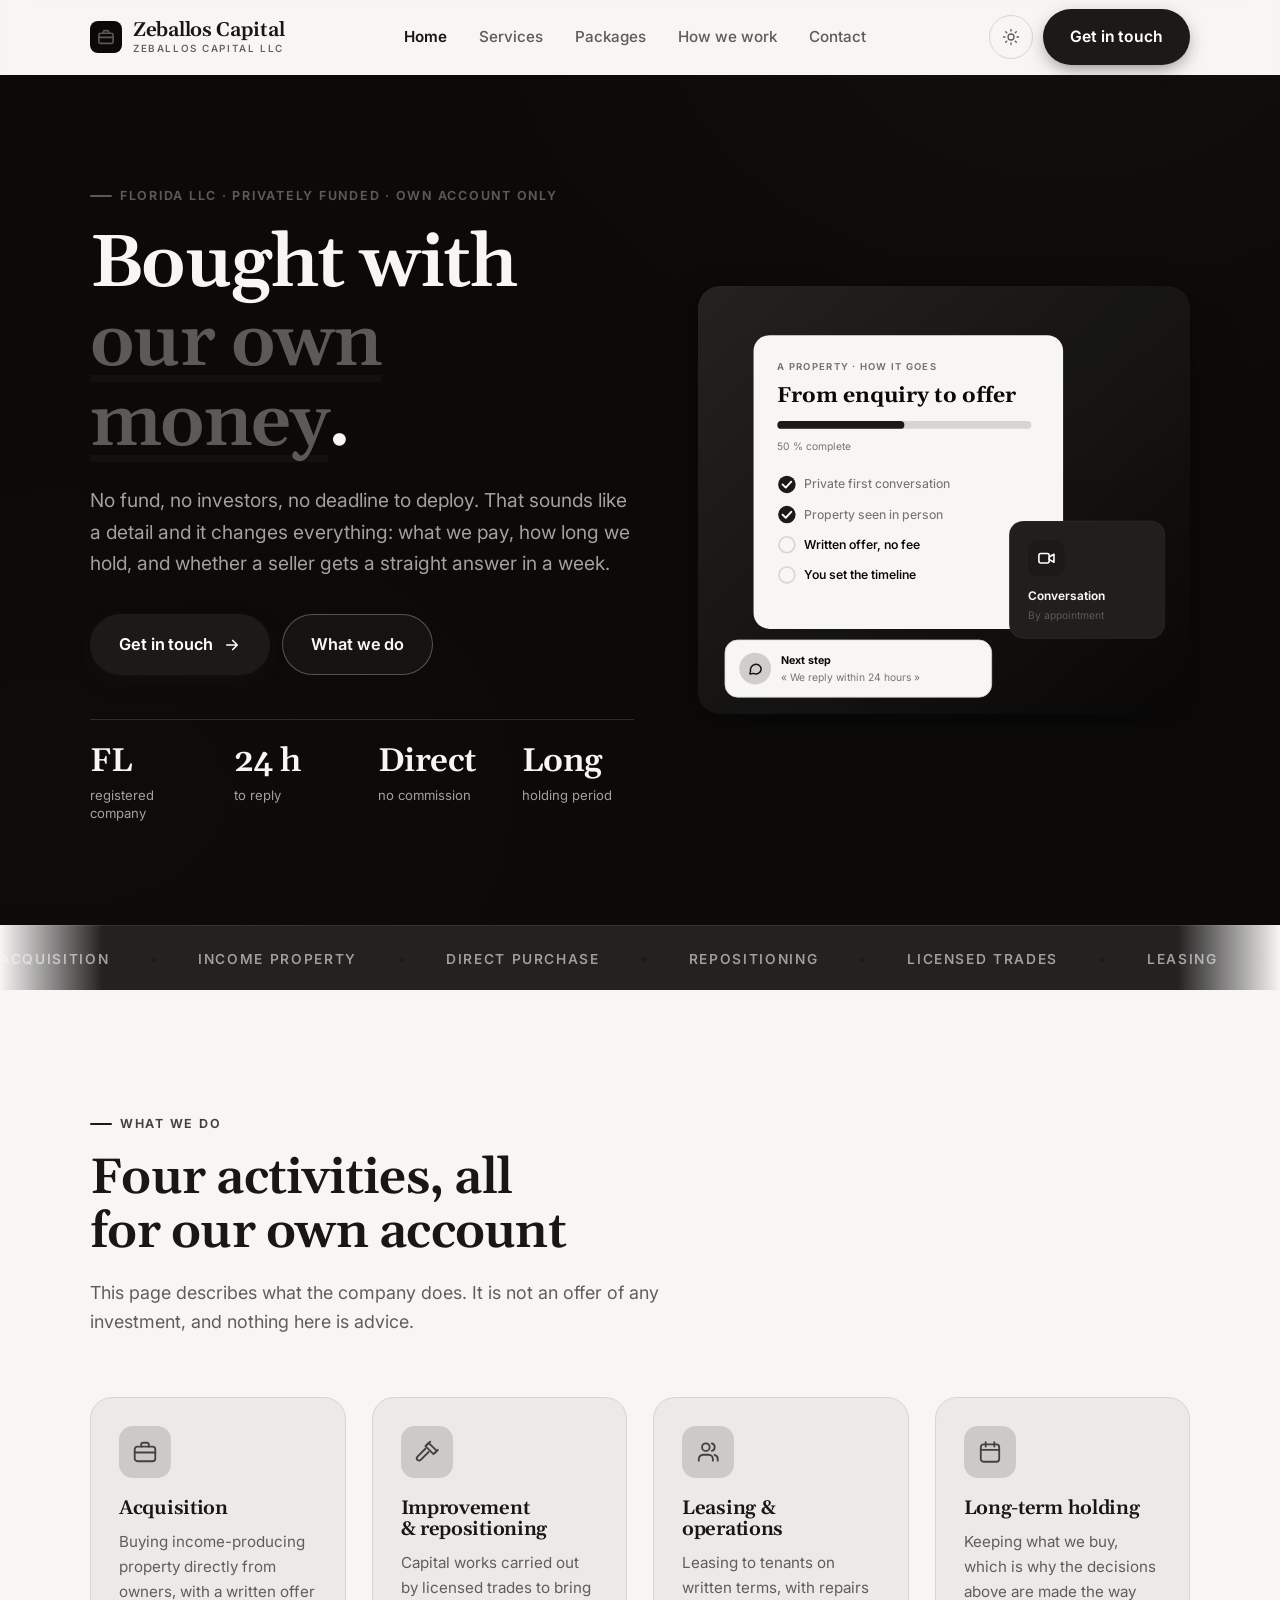
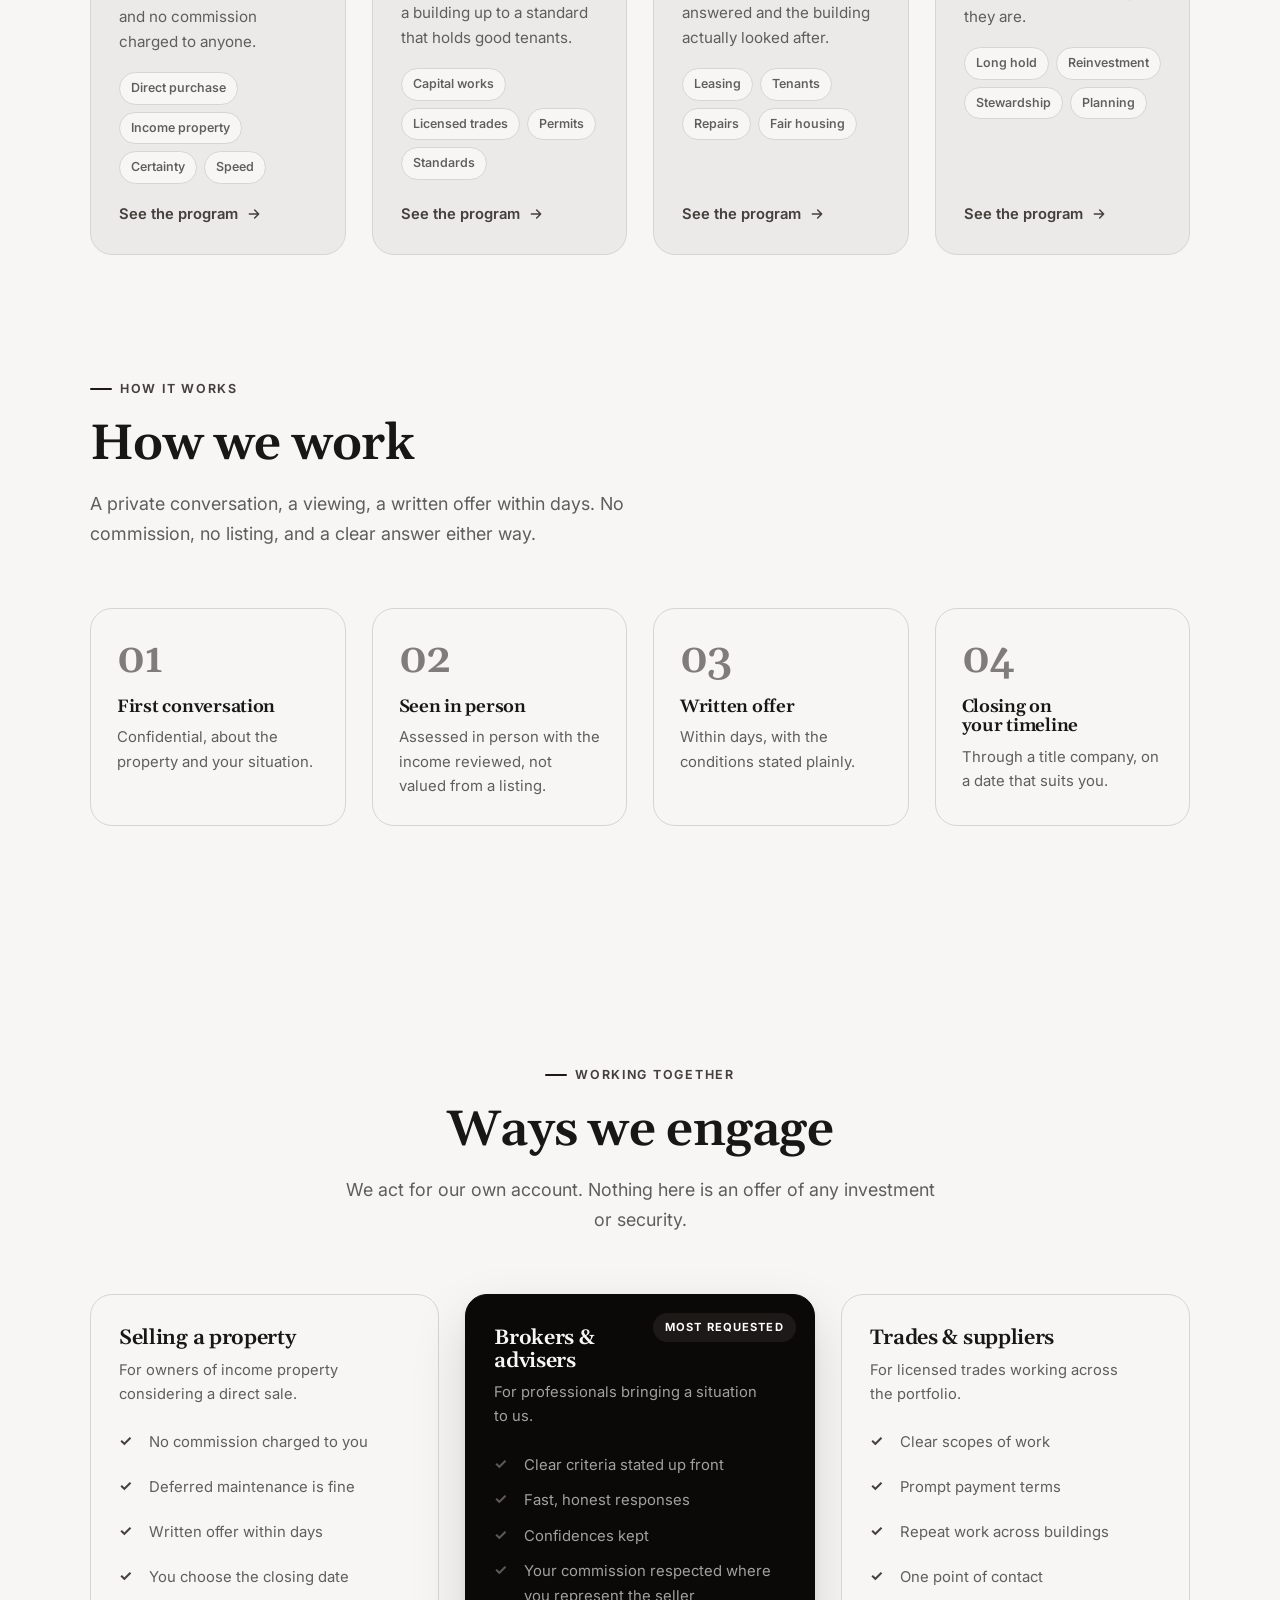
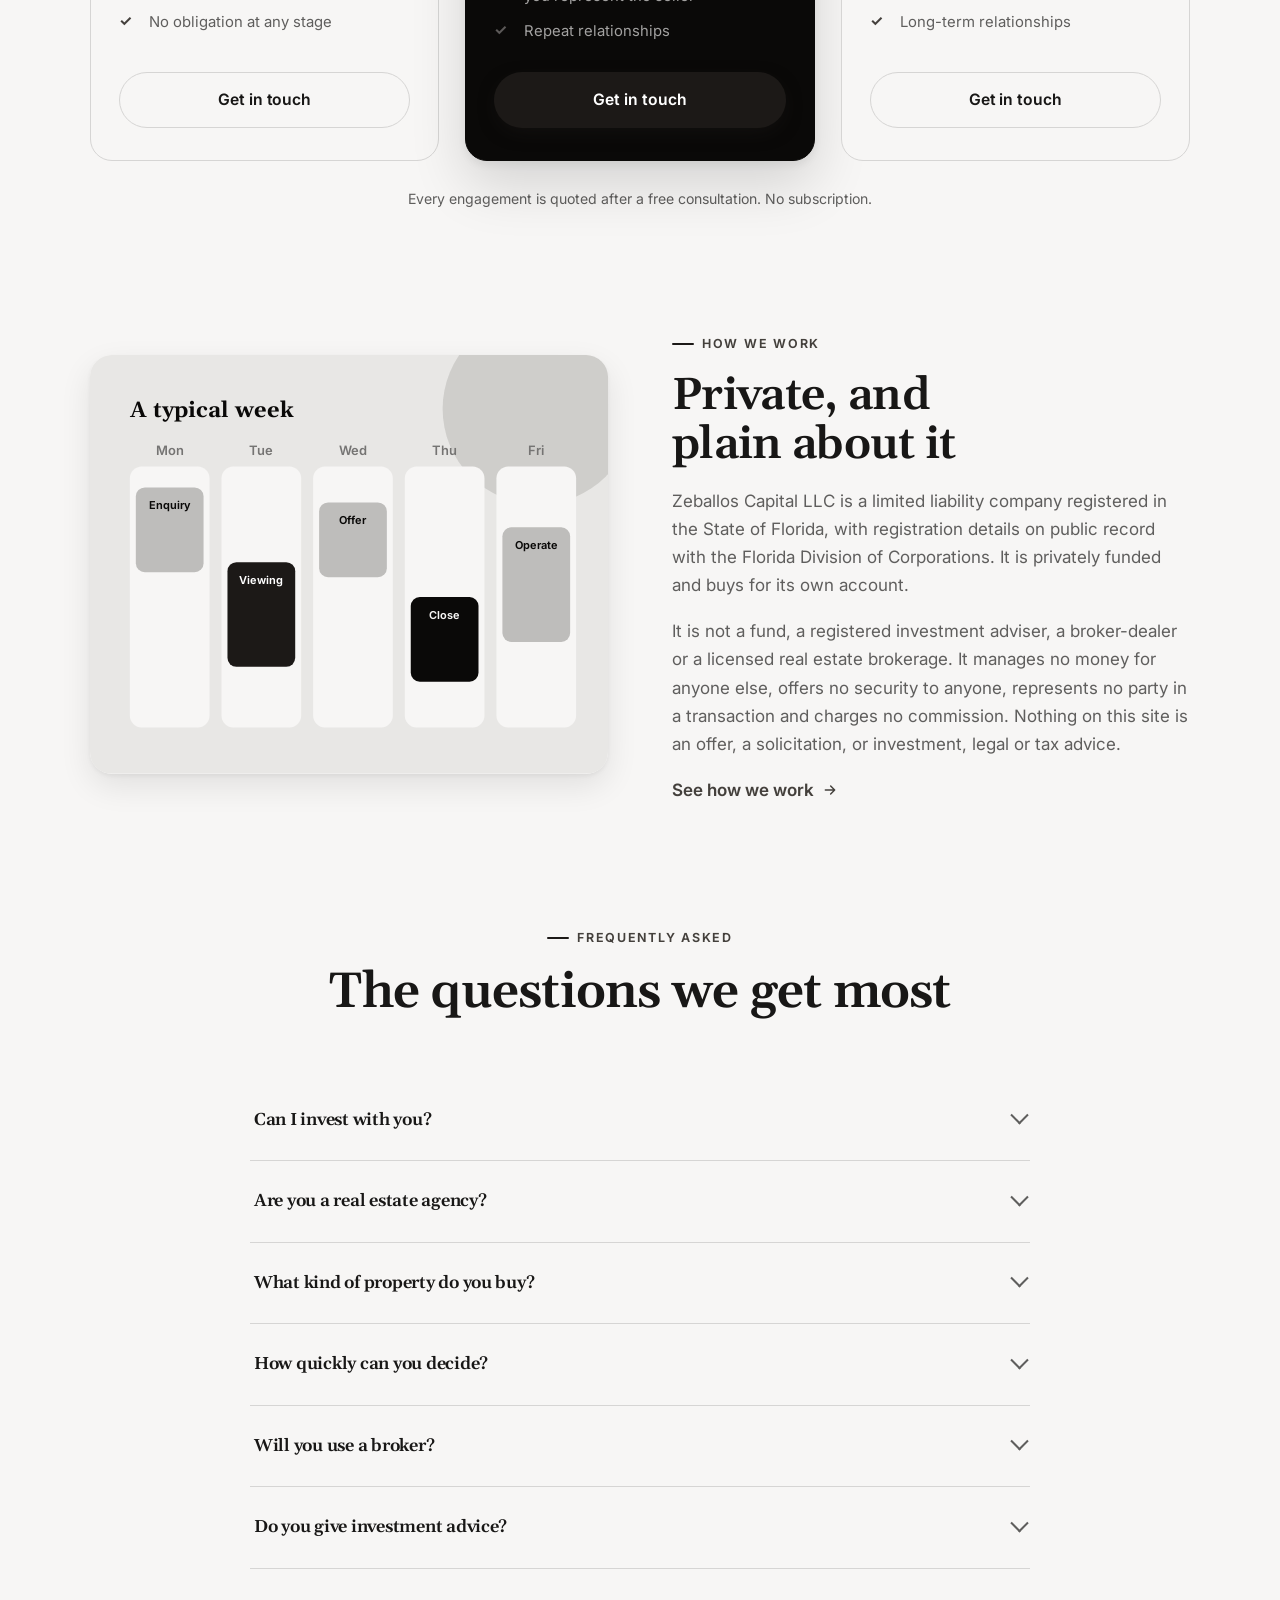
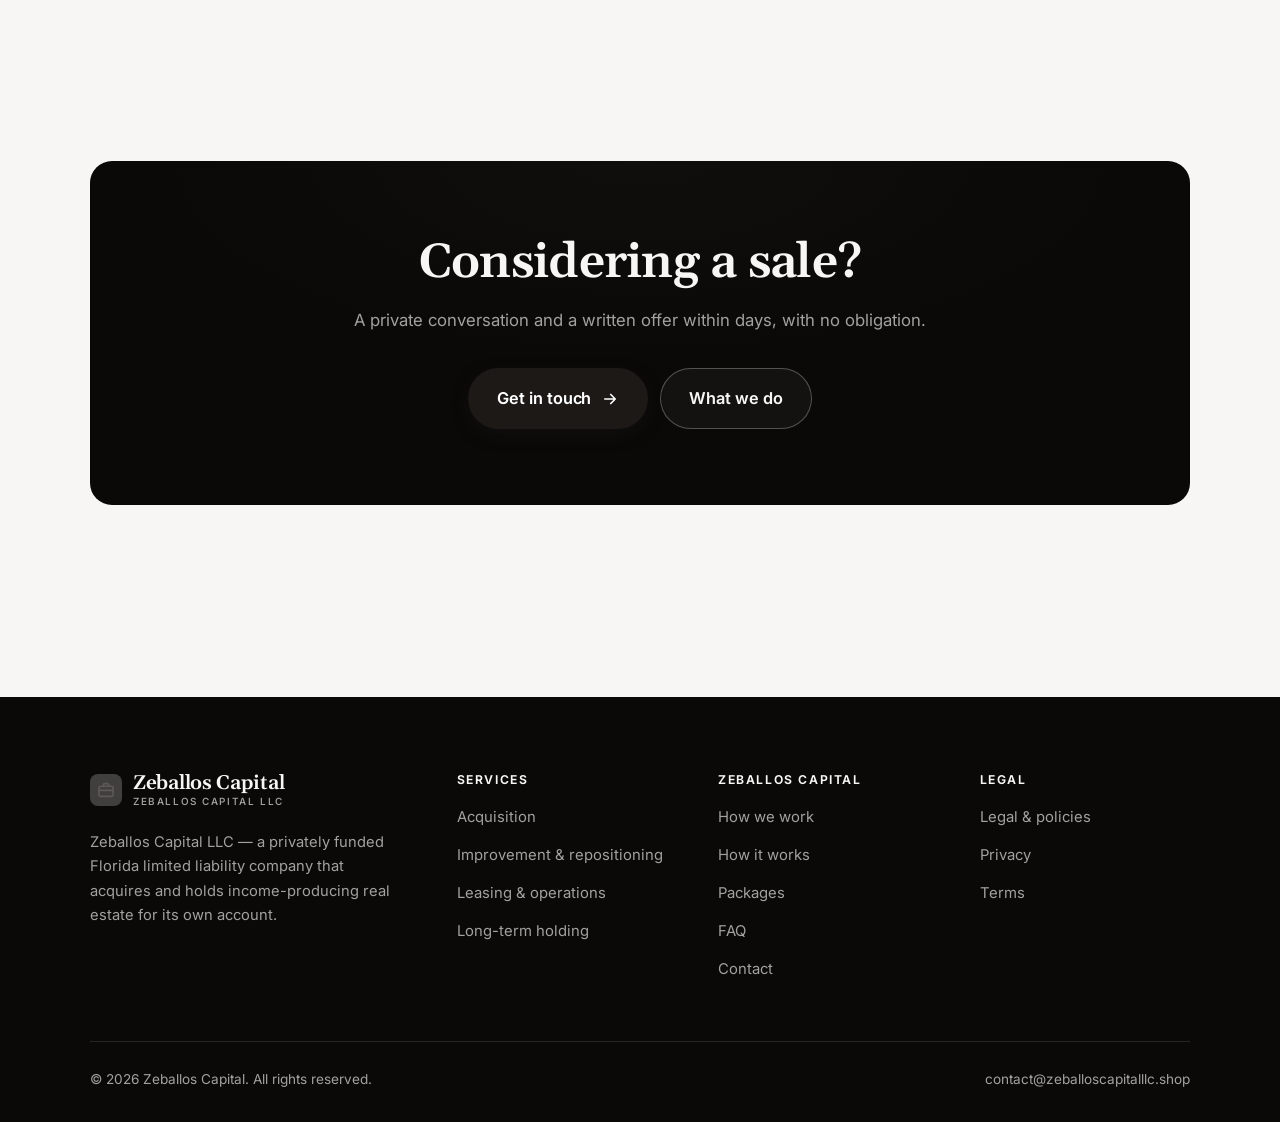
<file: index.html>
<!DOCTYPE html>
<html lang="en" class="no-js">
<head>
<meta charset="utf-8">
<meta name="viewport" content="width=device-width, initial-scale=1">
<title>Zeballos Capital LLC — privately funded real estate, held long term</title>
<meta name="description" content="Zeballos Capital LLC, a privately funded Florida company acquiring and holding income-producing real estate for its own account. Not an offer of any investment.">
<link rel="canonical" href="https://zeballoscapitalllc.shop/">

<meta property="og:type" content="website">
<meta property="og:url" content="https://zeballoscapitalllc.shop/">
<meta property="og:site_name" content="Zeballos Capital">
<meta property="og:locale" content="en_US">
<meta property="og:title" content="Zeballos Capital LLC — privately funded real estate, held long term">
<meta property="og:description" content="Zeballos Capital LLC, a privately funded Florida company acquiring and holding income-producing real estate for its own account. Not an offer of any investment.">
<meta name="theme-color" content="#0a0908">

<link rel="icon" href="assets/img/favicon.svg" type="image/svg+xml">
<link rel="preconnect" href="https://fonts.googleapis.com">
<link rel="preconnect" href="https://fonts.gstatic.com" crossorigin>
<link rel="stylesheet" href="https://fonts.googleapis.com/css2?family=Gelasio:wght@400..700&family=Inter:wght@400..700&display=swap">
<link rel="stylesheet" href="assets/css/style.css">

<!-- Thème appliqué avant le premier rendu (évite le flash) -->
<script>
document.documentElement.classList.remove('no-js');
(function(){try{var t=localStorage.getItem('site-theme');if(t){document.documentElement.setAttribute('data-theme',t);}}catch(e){}})();
</script>
<script type="application/ld+json">
{
  "@context": "https://schema.org",
  "@type": "Organization",
  "name": "Zeballos Capital",
  "url": "https://zeballoscapitalllc.shop/",
  "email": "contact@zeballoscapitalllc.shop",
  "description": "Zeballos Capital LLC, a privately funded Florida company acquiring and holding income-producing real estate for its own account. Not an offer of any investment.",
  "areaServed": "US",
  "knowsLanguage": "en"
}
</script>
</head>

<body>
<a class="skip-link" href="#main">Skip to main content</a>

<header class="site-header">
  <nav class="wrap nav" aria-label="Main navigation">
    <a class="brand" href="index.html">
      <svg class="brand__mark" viewBox="0 0 64 64" aria-hidden="true">
        <rect class="bm-bg" width="64" height="64" rx="16"/>
        <g class="bm-ic" transform="translate(14 14) scale(1.5)" fill="none" stroke-width="2.1" stroke-linecap="round" stroke-linejoin="round"><rect x="2.5" y="7" width="19" height="13.5" rx="2.5"/><path d="M8.5 7V5a1.5 1.5 0 0 1 1.5-1.5h4A1.5 1.5 0 0 1 15.5 5v2M2.5 12.5h19"/></g>
      </svg>
      <span>Zeballos Capital<span class="brand__sub">Zeballos Capital LLC</span></span>
    </a>

    <ul class="nav__links" id="nav-links">
      <li><a href="index.html" aria-current="page">Home</a></li>
      <li><a href="programs.html">Services</a></li>
      <li><a href="index.html#pricing">Packages</a></li>
      <li><a href="about.html">How we work</a></li>
      <li><a href="contact.html">Contact</a></li>
      <li><a class="btn btn--primary" href="contact.html">Get in touch</a></li>
    </ul>

    <div class="nav__cta">
      <button class="theme-toggle" type="button" aria-label="Switch to dark theme">
        <svg class="icon-sun" viewBox="0 0 24 24" fill="none" stroke="currentColor" stroke-width="1.8" stroke-linecap="round" aria-hidden="true"><circle cx="12" cy="12" r="4"/><path d="M12 2v2m0 16v2M2 12h2m16 0h2M4.9 4.9l1.4 1.4m11.4 11.4 1.4 1.4M19.1 4.9l-1.4 1.4M6.3 17.7l-1.4 1.4"/></svg>
        <svg class="icon-moon" viewBox="0 0 24 24" fill="none" stroke="currentColor" stroke-width="1.8" stroke-linecap="round" stroke-linejoin="round" aria-hidden="true"><path d="M21 12.8A9 9 0 1 1 11.2 3a7 7 0 0 0 9.8 9.8z"/></svg>
      </button>
      <a class="btn btn--primary" href="contact.html">Get in touch</a>
      <button class="nav__toggle" type="button" aria-expanded="false" aria-controls="nav-links" aria-label="Open menu">
        <svg class="icon-open" viewBox="0 0 24 24" fill="none" stroke="currentColor" stroke-width="2" stroke-linecap="round" aria-hidden="true"><path d="M3 6h18M3 12h18M3 18h18"/></svg>
        <svg class="icon-close" viewBox="0 0 24 24" fill="none" stroke="currentColor" stroke-width="2" stroke-linecap="round" aria-hidden="true"><path d="M6 6l12 12M18 6L6 18"/></svg>
      </button>
    </div>
  </nav>
</header>

<main id="main">

<section class="hero">
  <div class="wrap hero__inner">
    <div>
      <span class="eyebrow hero__eyebrow">Florida LLC · Privately funded · Own account only</span>
      <h1>Bought with<br> <em>our own money</em>.</h1>
      <p class="hero__lede">No fund, no investors, no deadline to deploy. That sounds like a detail and it changes everything: what we pay, how long we hold, and whether a seller gets a straight answer in a week.</p>

      <div class="hero__actions">
        <a class="btn btn--primary btn--lg" href="contact.html">Get in touch <svg viewBox="0 0 24 24" fill="none" stroke="currentColor" stroke-width="2.2" stroke-linecap="round" stroke-linejoin="round" aria-hidden="true"><path d="M5 12h14M13 6l6 6-6 6"/></svg></a>
        <a class="btn btn--on-dark btn--lg" href="programs.html">What we do</a>
      </div>

      <ul class="hero__proof">
        <li><span class="stat__num">FL</span><span class="stat__label">registered company</span></li>
        <li><span class="stat__num">24 h</span><span class="stat__label">to reply</span></li>
        <li><span class="stat__num">Direct</span><span class="stat__label">no commission</span></li>
        <li><span class="stat__num">Long</span><span class="stat__label">holding period</span></li>
      </ul>
    </div>

    <div class="hero__art">
      <svg viewBox="0 0 620 540" role="img" aria-label="How a property enquiry with Zeballos Capital works, from private conversation to written offer.">
        <defs>
          <linearGradient id="hbg" x1="0" y1="0" x2="1" y2="1">
            <stop offset="0" stop-color="#232221"/><stop offset="1" stop-color="#080706"/>
          </linearGradient>
        </defs>
        <rect width="620" height="540" rx="22" fill="url(#hbg)"/>
        <circle cx="500" cy="96" r="150" fill="#1c1917" opacity=".16"/>
        <circle cx="96" cy="470" r="120" fill="#1c1917" opacity=".08"/>

        <g style="font-family: var(--font-body)">
          <!-- Carte programme -->
          <rect x="70" y="62" width="390" height="370" rx="20" fill="#f7f6f5"/>
          <text x="100" y="106" font-size="12" font-weight="650" letter-spacing="1.6" fill="#757473">A PROPERTY · HOW IT GOES</text>
          <text x="100" y="146" font-size="27" font-weight="700" fill="#0a0908" style="font-family: var(--font-display)">From enquiry to offer</text>
          <rect x="100" y="170" width="320" height="10" rx="5" fill="#d6d5d4"/>
          <rect x="100" y="170" width="160" height="10" rx="5" fill="#1c1917"/>
          <text x="100" y="206" font-size="13" fill="#757473">50 % complete</text>
          <circle cx="112" cy="250" r="11" fill="#1c1917"/><path d="M106.5 250l4 4 7-7.5" fill="none" stroke="#ffffff" stroke-width="2.4" stroke-linecap="round" stroke-linejoin="round"/><text x="134" y="255" font-size="15.5" fill="#757473" font-weight="450">Private first conversation</text>
          <circle cx="112" cy="288" r="11" fill="#1c1917"/><path d="M106.5 288l4 4 7-7.5" fill="none" stroke="#ffffff" stroke-width="2.4" stroke-linecap="round" stroke-linejoin="round"/><text x="134" y="293" font-size="15.5" fill="#757473" font-weight="450">Property seen in person</text>
          <circle cx="112" cy="326" r="10" fill="none" stroke="#d6d5d4" stroke-width="2"/><text x="134" y="331" font-size="15.5" fill="#0a0908" font-weight="560">Written offer, no fee</text>
          <circle cx="112" cy="364" r="10" fill="none" stroke="#d6d5d4" stroke-width="2"/><text x="134" y="369" font-size="15.5" fill="#0a0908" font-weight="560">You set the timeline</text>

          <!-- Carte séance -->
          <rect x="392" y="296" width="196" height="148" rx="18" fill="#201f1e" stroke="#ffffff" stroke-opacity=".08"/>
          <rect x="416" y="320" width="46" height="46" rx="12" fill="#1c1917"/>
          <g transform="translate(427 331)" fill="none" stroke="#ffffff" color="#ffffff" stroke-width="2" stroke-linecap="round" stroke-linejoin="round"><rect x="2.5" y="6" width="13" height="12" rx="2.5"/><path d="M15.5 10.5 21.5 7v10l-6-3.5z"/></g>
          <text x="416" y="396" font-size="15" font-weight="650" fill="#f7f6f5">Conversation</text>
          <text x="416" y="420" font-size="13" fill="#5c5958">By appointment</text>

          <!-- Retour du coach -->
          <rect x="34" y="446" width="336" height="72" rx="16" fill="#f7f6f5" stroke="#d6d5d4"/>
          <circle cx="72" cy="482" r="20" fill="#d0cecd"/>
          <g transform="translate(62 472) scale(.84)" fill="none" stroke="#12100f" stroke-width="2.2" stroke-linecap="round" stroke-linejoin="round"><path d="M21 12a8 8 0 0 1-11.6 7.1L4 20l1-4.6A8 8 0 1 1 21 12z"/></g>
          <text x="104" y="476" font-size="13.5" font-weight="700" fill="#0a0908">Next step</text>
          <text x="104" y="498" font-size="13" fill="#757473">« We reply within 24 hours »</text>
        </g>
      </svg>
    </div>
  </div>
</section>

<div class="marquee" aria-hidden="true">
  <div class="marquee__track"><span>Acquisition</span><span>Income property</span><span>Direct purchase</span><span>Repositioning</span><span>Licensed trades</span><span>Leasing</span><span>Operations</span><span>Long hold</span><span>Own capital</span><span>No fund</span><span>Acquisition</span><span>Income property</span><span>Direct purchase</span><span>Repositioning</span><span>Licensed trades</span><span>Leasing</span><span>Operations</span><span>Long hold</span><span>Own capital</span><span>No fund</span></div>
</div>

<section class="section wrap" id="programs">
  <div class="section-head reveal">
    <span class="eyebrow">What we do</span>
    <h2>Four activities, all for our own account</h2>
    <p>This page describes what the company does. It is not an offer of any investment, and nothing here is advice.</p>
  </div>
  <div class="grid grid--4 reveal-group">
    <a class="card" href="programs.html#acquisition">
      <div class="card__icon"><svg viewBox="0 0 24 24" fill="none" stroke="currentColor" stroke-width="1.7" stroke-linecap="round" stroke-linejoin="round" aria-hidden="true"><rect x="2.5" y="7" width="19" height="13.5" rx="2.5"/><path d="M8.5 7V5a1.5 1.5 0 0 1 1.5-1.5h4A1.5 1.5 0 0 1 15.5 5v2M2.5 12.5h19"/></svg></div>
      <h3>Acquisition</h3>
      <p>Buying income-producing property directly from owners, with a written offer and no commission charged to anyone.</p>
      <ul class="tags"><li>Direct purchase</li><li>Income property</li><li>Certainty</li><li>Speed</li></ul>
      <span class="arrow-link">See the program <svg viewBox="0 0 24 24" fill="none" stroke="currentColor" stroke-width="2.2" stroke-linecap="round" stroke-linejoin="round" aria-hidden="true"><path d="M5 12h14M13 6l6 6-6 6"/></svg></span>
    </a>
    <a class="card" href="programs.html#repositioning">
      <div class="card__icon"><svg viewBox="0 0 24 24" fill="none" stroke="currentColor" stroke-width="1.7" stroke-linecap="round" stroke-linejoin="round" aria-hidden="true"><path d="M13.5 3.5 21 11l-3 3-7.5-7.5z"/><path d="M10.5 9 3.2 16.3a2.1 2.1 0 0 0 3 3L13.5 12"/><path d="M15 2.5 12 5.5M19.5 12.5 22 10"/></svg></div>
      <h3>Improvement &amp; repositioning</h3>
      <p>Capital works carried out by licensed trades to bring a building up to a standard that holds good tenants.</p>
      <ul class="tags"><li>Capital works</li><li>Licensed trades</li><li>Permits</li><li>Standards</li></ul>
      <span class="arrow-link">See the program <svg viewBox="0 0 24 24" fill="none" stroke="currentColor" stroke-width="2.2" stroke-linecap="round" stroke-linejoin="round" aria-hidden="true"><path d="M5 12h14M13 6l6 6-6 6"/></svg></span>
    </a>
    <a class="card" href="programs.html#leasing">
      <div class="card__icon"><svg viewBox="0 0 24 24" fill="none" stroke="currentColor" stroke-width="1.7" stroke-linecap="round" stroke-linejoin="round" aria-hidden="true"><path d="M16.5 20v-1.5a4 4 0 0 0-4-4h-5a4 4 0 0 0-4 4V20"/><circle cx="10" cy="7.5" r="3.5"/><path d="M21 20v-1.5a4 4 0 0 0-3-3.9M15.5 4.1a3.5 3.5 0 0 1 0 6.8"/></svg></div>
      <h3>Leasing &amp; operations</h3>
      <p>Leasing to tenants on written terms, with repairs answered and the building actually looked after.</p>
      <ul class="tags"><li>Leasing</li><li>Tenants</li><li>Repairs</li><li>Fair housing</li></ul>
      <span class="arrow-link">See the program <svg viewBox="0 0 24 24" fill="none" stroke="currentColor" stroke-width="2.2" stroke-linecap="round" stroke-linejoin="round" aria-hidden="true"><path d="M5 12h14M13 6l6 6-6 6"/></svg></span>
    </a>
    <a class="card" href="programs.html#holding">
      <div class="card__icon"><svg viewBox="0 0 24 24" fill="none" stroke="currentColor" stroke-width="1.7" stroke-linecap="round" stroke-linejoin="round" aria-hidden="true"><rect x="3.5" y="5" width="17" height="16" rx="2.5"/><path d="M8 3v4M16 3v4M3.5 10h17"/></svg></div>
      <h3>Long-term holding</h3>
      <p>Keeping what we buy, which is why the decisions above are made the way they are.</p>
      <ul class="tags"><li>Long hold</li><li>Reinvestment</li><li>Stewardship</li><li>Planning</li></ul>
      <span class="arrow-link">See the program <svg viewBox="0 0 24 24" fill="none" stroke="currentColor" stroke-width="2.2" stroke-linecap="round" stroke-linejoin="round" aria-hidden="true"><path d="M5 12h14M13 6l6 6-6 6"/></svg></span>
    </a>
  </div>
</section>

<section class="section section--flush wrap" id="how-it-works">
  <div class="section-head reveal">
    <span class="eyebrow">How it works</span>
    <h2>How we work</h2>
    <p>A private conversation, a viewing, a written offer within days. No commission, no listing, and a clear answer either way.</p>
  </div>
  <div class="grid grid--4 steps reveal-group">
    <article class="step">
      <h3>First conversation</h3>
      <p>Confidential, about the property and your situation.</p>
    </article>
    <article class="step">
      <h3>Seen in person</h3>
      <p>Assessed in person with the income reviewed, not valued from a listing.</p>
    </article>
    <article class="step">
      <h3>Written offer</h3>
      <p>Within days, with the conditions stated plainly.</p>
    </article>
    <article class="step">
      <h3>Closing on your timeline</h3>
      <p>Through a title company, on a date that suits you.</p>
    </article>
  </div>
</section>

<section class="section wrap" id="pricing">
  <div class="section-head section-head--center reveal">
    <span class="eyebrow">Working together</span>
    <h2>Ways we engage</h2>
    <p>We act for our own account. Nothing here is an offer of any investment or security.</p>
  </div>
  <div class="grid grid--3 plans reveal-group">
    <article class="plan">
      
      <h3>Selling a property</h3>
      <p class="plan__desc">For owners of income property considering a direct sale.</p>
      
      <ul class="plan__features">
        <li>No commission charged to you</li>
        <li>Deferred maintenance is fine</li>
        <li>Written offer within days</li>
        <li>You choose the closing date</li>
        <li>No obligation at any stage</li>
      </ul>
      <a class="btn btn--ghost btn--block" href="contact.html">Get in touch</a>
    </article>
    <article class="plan plan--featured">
      <span class="plan__tag">Most requested</span>
      <h3>Brokers &amp; advisers</h3>
      <p class="plan__desc">For professionals bringing a situation to us.</p>
      
      <ul class="plan__features">
        <li>Clear criteria stated up front</li>
        <li>Fast, honest responses</li>
        <li>Confidences kept</li>
        <li>Your commission respected where you represent the seller</li>
        <li>Repeat relationships</li>
      </ul>
      <a class="btn btn--primary btn--block" href="contact.html">Get in touch</a>
    </article>
    <article class="plan">
      
      <h3>Trades &amp; suppliers</h3>
      <p class="plan__desc">For licensed trades working across the portfolio.</p>
      
      <ul class="plan__features">
        <li>Clear scopes of work</li>
        <li>Prompt payment terms</li>
        <li>Repeat work across buildings</li>
        <li>One point of contact</li>
        <li>Long-term relationships</li>
      </ul>
      <a class="btn btn--ghost btn--block" href="contact.html">Get in touch</a>
    </article>
  </div>
  <p class="plans-note">Every engagement is quoted after a free consultation. No subscription.</p>
</section>

<section class="section section--flush wrap">
  <div class="split reveal">
    <div class="split__art">
      <svg viewBox="0 0 520 420" role="img" aria-label="Example of a typical week: Enquiry, Viewing, Offer, Close, Operate.">
        <rect width="520" height="420" rx="20" fill="#e8e7e5"/>
        <circle cx="450" cy="54" r="96" fill="#1c1917" opacity=".12"/>
        <g style="font-family: var(--font-body)">
        <text x="40" y="62" font-size="22" font-weight="700" fill="#0a0908" style="font-family: var(--font-display)">A typical week</text>
        <text x="80" y="100" text-anchor="middle" font-size="13" font-weight="600" fill="#757473">Mon</text>
        <rect x="40" y="112" width="80" height="262" rx="12" fill="#f7f6f5"/>
        <rect x="46" y="133" width="68" height="85" rx="9" fill="#bebdbb"/>
        <text x="80" y="155" text-anchor="middle" font-size="11" font-weight="650" fill="#0a0908">Enquiry</text>
        <text x="172" y="100" text-anchor="middle" font-size="13" font-weight="600" fill="#757473">Tue</text>
        <rect x="132" y="112" width="80" height="262" rx="12" fill="#f7f6f5"/>
        <rect x="138" y="208" width="68" height="105" rx="9" fill="#1c1917"/>
        <text x="172" y="230" text-anchor="middle" font-size="11" font-weight="650" fill="#ffffff">Viewing</text>
        <text x="264" y="100" text-anchor="middle" font-size="13" font-weight="600" fill="#757473">Wed</text>
        <rect x="224" y="112" width="80" height="262" rx="12" fill="#f7f6f5"/>
        <rect x="230" y="148" width="68" height="75" rx="9" fill="#bebdbb"/>
        <text x="264" y="170" text-anchor="middle" font-size="11" font-weight="650" fill="#0a0908">Offer</text>
        <text x="356" y="100" text-anchor="middle" font-size="13" font-weight="600" fill="#757473">Thu</text>
        <rect x="316" y="112" width="80" height="262" rx="12" fill="#f7f6f5"/>
        <rect x="322" y="243" width="68" height="85" rx="9" fill="#0a0908"/>
        <text x="356" y="265" text-anchor="middle" font-size="11" font-weight="650" fill="#f7f6f5">Close</text>
        <text x="448" y="100" text-anchor="middle" font-size="13" font-weight="600" fill="#757473">Fri</text>
        <rect x="408" y="112" width="80" height="262" rx="12" fill="#f7f6f5"/>
        <rect x="414" y="173" width="68" height="115" rx="9" fill="#bebdbb"/>
        <text x="448" y="195" text-anchor="middle" font-size="11" font-weight="650" fill="#0a0908">Operate</text>
        </g>
      </svg>
    </div>
    <div>
      <span class="eyebrow">How we work</span>
      <h2>Private, and plain about it</h2>
      <p>Zeballos Capital LLC is a limited liability company registered in the State of Florida, with registration details on public record with the Florida Division of Corporations. It is privately funded and buys for its own account.</p>
      <p>It is not a fund, a registered investment adviser, a broker-dealer or a licensed real estate brokerage. It manages no money for anyone else, offers no security to anyone, represents no party in a transaction and charges no commission. Nothing on this site is an offer, a solicitation, or investment, legal or tax advice.</p>
      <p><a class="arrow-link" href="about.html">See how we work <svg viewBox="0 0 24 24" fill="none" stroke="currentColor" stroke-width="2.2" stroke-linecap="round" stroke-linejoin="round" aria-hidden="true"><path d="M5 12h14M13 6l6 6-6 6"/></svg></a></p>
    </div>
  </div>
</section>

<section class="section section--flush wrap" id="faq">
  <div class="section-head section-head--center reveal">
    <span class="eyebrow">Frequently asked</span>
    <h2>The questions we get most</h2>
  </div>
  <div class="faq reveal">
    <details>
      <summary>Can I invest with you?</summary>
      <p>No. The company uses its own capital and makes no offer of any security or investment. There is nothing here to buy.</p>
    </details>
    <details>
      <summary>Are you a real estate agency?</summary>
      <p>No. We're a buyer acting for our own account — not licensed brokers, representing nobody, charging no commission.</p>
    </details>
    <details>
      <summary>What kind of property do you buy?</summary>
      <p>Income-producing property, including buildings with deferred maintenance or tired tenancies. Tell us what you have and we'll say honestly whether it's a fit.</p>
    </details>
    <details>
      <summary>How quickly can you decide?</summary>
      <p>A written offer within days of seeing it, because there's no committee and no lender timetable driving the process.</p>
    </details>
    <details>
      <summary>Will you use a broker?</summary>
      <p>Happily, and we respect a broker's commission where they represent the seller. Plenty of what we see arrives that way.</p>
    </details>
    <details>
      <summary>Do you give investment advice?</summary>
      <p>No, to anyone, ever. Nothing on this site is advice of any kind.</p>
    </details>
  </div>
</section>

<section class="wrap section--tight">
  <div class="cta-band reveal">
    <h2>Considering a sale?</h2>
    <p>A private conversation and a written offer within days, with no obligation.</p>
    <div class="hero__actions">
      <a class="btn btn--primary btn--lg" href="contact.html">Get in touch <svg viewBox="0 0 24 24" fill="none" stroke="currentColor" stroke-width="2.2" stroke-linecap="round" stroke-linejoin="round" aria-hidden="true"><path d="M5 12h14M13 6l6 6-6 6"/></svg></a>
      <a class="btn btn--on-dark btn--lg" href="programs.html">What we do</a>
    </div>
  </div>
</section>

</main>

<footer class="site-footer">
  <div class="wrap">
    <div class="footer__grid">
      <div class="footer__brand">
        <a class="brand" href="index.html">
          <svg class="brand__mark" viewBox="0 0 64 64" aria-hidden="true">
        <rect class="bm-bg" width="64" height="64" rx="16"/>
        <g class="bm-ic" transform="translate(14 14) scale(1.5)" fill="none" stroke-width="2.1" stroke-linecap="round" stroke-linejoin="round"><rect x="2.5" y="7" width="19" height="13.5" rx="2.5"/><path d="M8.5 7V5a1.5 1.5 0 0 1 1.5-1.5h4A1.5 1.5 0 0 1 15.5 5v2M2.5 12.5h19"/></g>
      </svg>
          <span>Zeballos Capital<span class="brand__sub">Zeballos Capital LLC</span></span>
        </a>
        <p>Zeballos Capital LLC — a privately funded Florida limited liability company that acquires and holds income-producing real estate for its own account.</p>
      </div>

      <div class="footer__col">
        <h4>Services</h4>
        <ul>
          <li><a href="programs.html#acquisition">Acquisition</a></li>
          <li><a href="programs.html#repositioning">Improvement &amp; repositioning</a></li>
          <li><a href="programs.html#leasing">Leasing &amp; operations</a></li>
          <li><a href="programs.html#holding">Long-term holding</a></li>
        </ul>
      </div>

      <div class="footer__col">
        <h4>Zeballos Capital</h4>
        <ul>
          <li><a href="about.html">How we work</a></li>
          <li><a href="index.html#how-it-works">How it works</a></li>
          <li><a href="index.html#pricing">Packages</a></li>
          <li><a href="index.html#faq">FAQ</a></li>
          <li><a href="contact.html">Contact</a></li>
        </ul>
      </div>

      <div class="footer__col">
        <h4>Legal</h4>
        <ul>
          <li><a href="legal.html">Legal &amp; policies</a></li>
          <li><a href="legal.html#privacy">Privacy</a></li>
          <li><a href="legal.html#terms">Terms</a></li>
        </ul>
      </div>
    </div>

    <div class="footer__bottom">
      <p>© <span data-year>2026</span> Zeballos Capital. All rights reserved.</p>
      <p><a href="mailto:contact@zeballoscapitalllc.shop">contact@zeballoscapitalllc.shop</a></p>
    </div>
  </div>
</footer>

<script src="assets/js/main.js" defer></script>
</body>
</html>
</file>
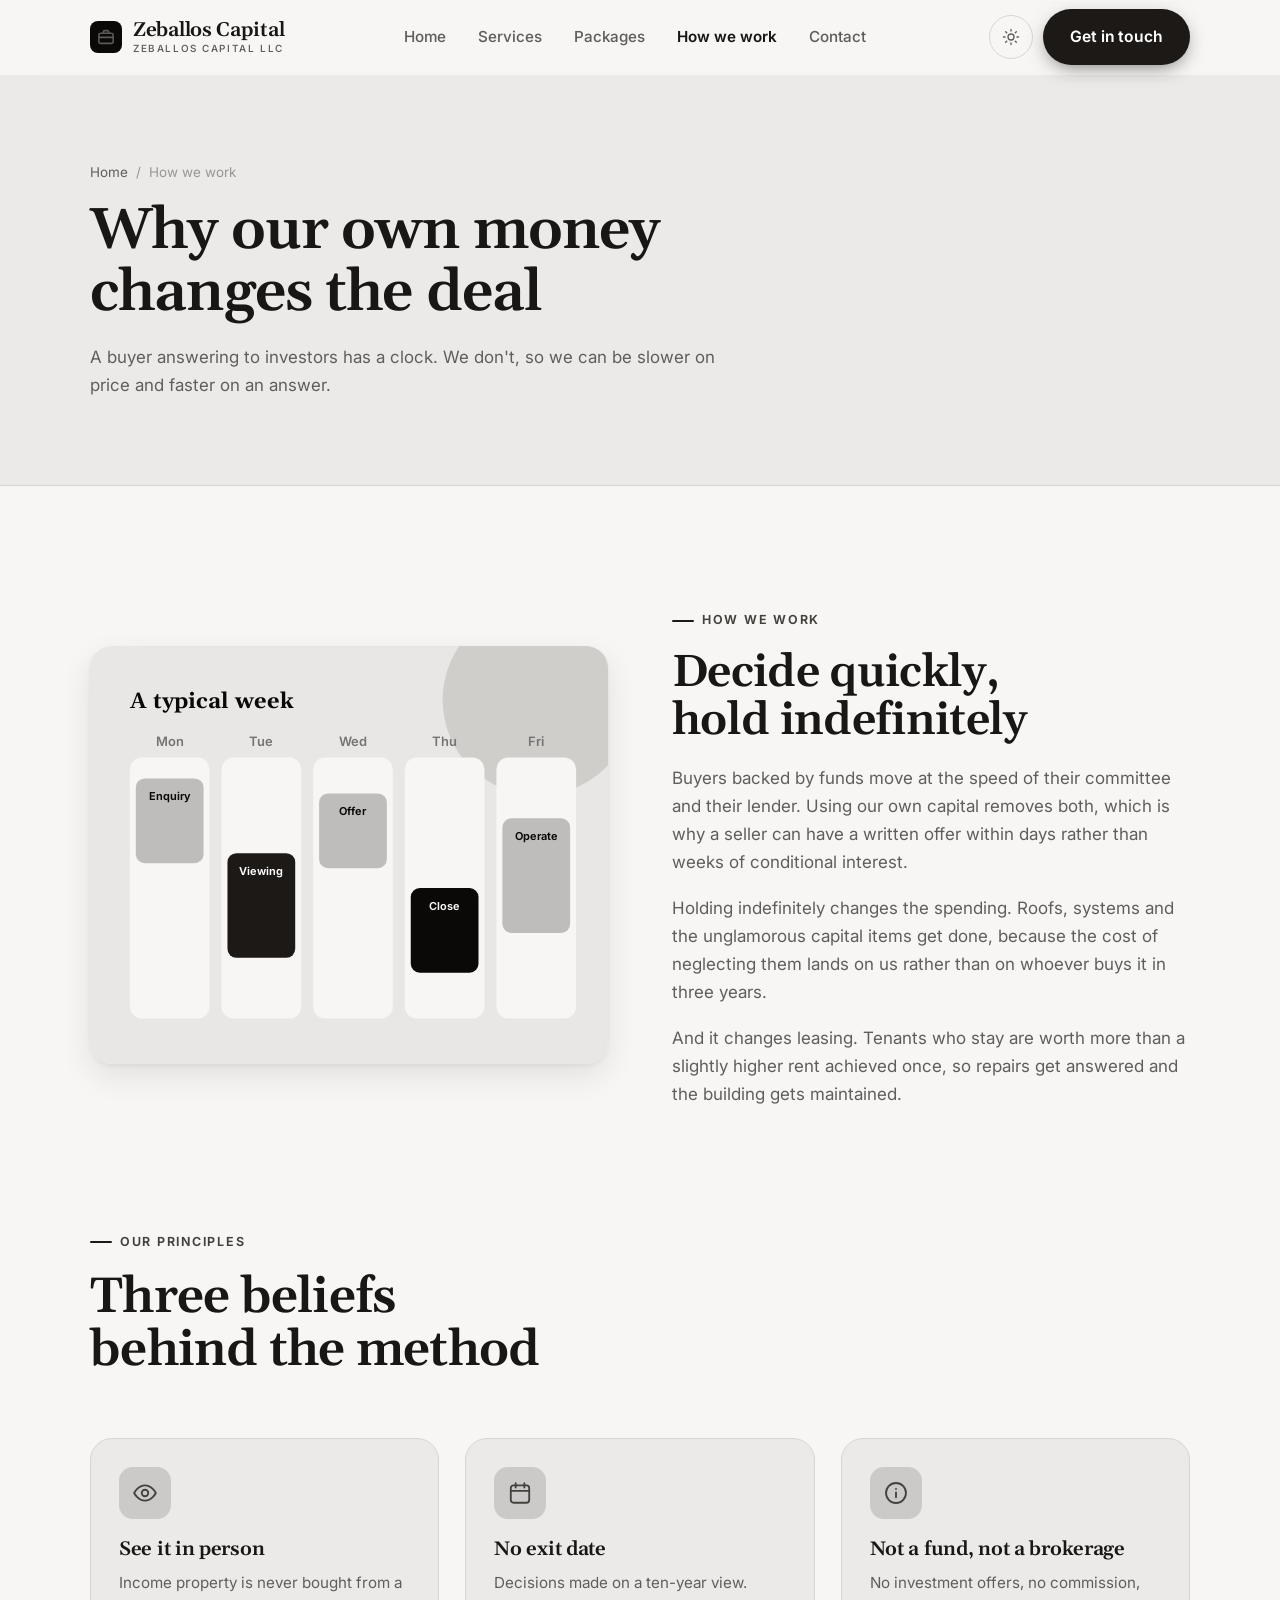
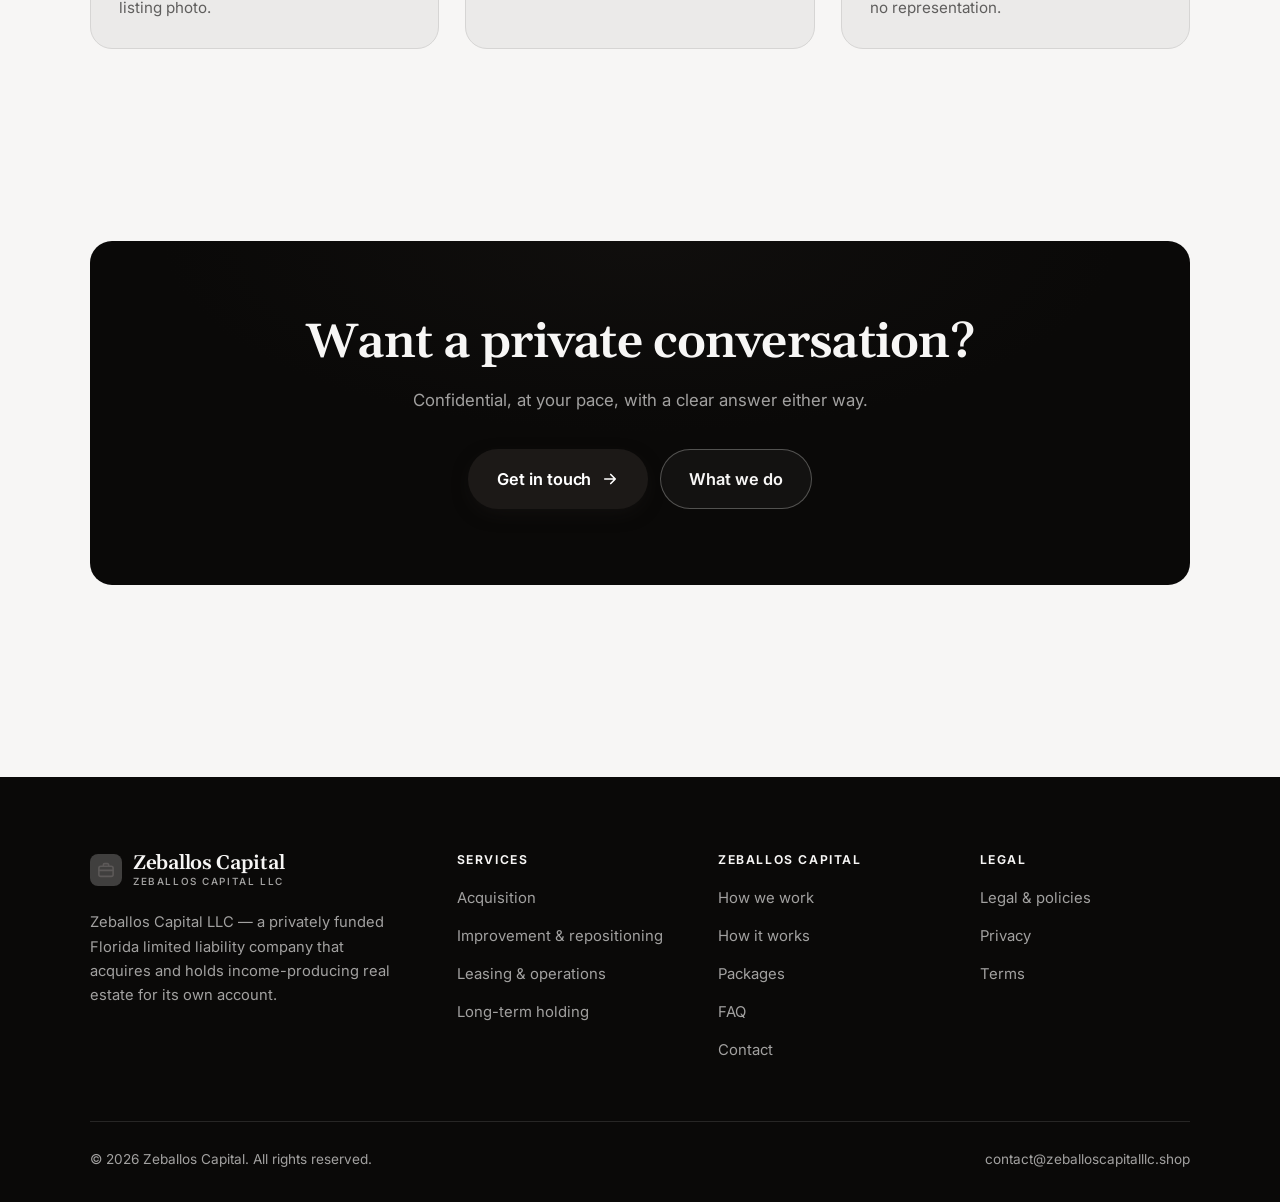
<file: about.html>
<!DOCTYPE html>
<html lang="en" class="no-js">
<head>
<meta charset="utf-8">
<meta name="viewport" content="width=device-width, initial-scale=1">
<title>How we work — Zeballos Capital</title>
<meta name="description" content="About Zeballos Capital LLC, a privately funded Florida limited liability company holding real estate.">
<link rel="canonical" href="https://zeballoscapitalllc.shop/about.html">

<meta property="og:type" content="website">
<meta property="og:url" content="https://zeballoscapitalllc.shop/about.html">
<meta property="og:site_name" content="Zeballos Capital">
<meta property="og:locale" content="en_US">
<meta property="og:title" content="How we work — Zeballos Capital">
<meta property="og:description" content="About Zeballos Capital LLC, a privately funded Florida limited liability company holding real estate.">
<meta name="theme-color" content="#0a0908">

<link rel="icon" href="assets/img/favicon.svg" type="image/svg+xml">
<link rel="preconnect" href="https://fonts.googleapis.com">
<link rel="preconnect" href="https://fonts.gstatic.com" crossorigin>
<link rel="stylesheet" href="https://fonts.googleapis.com/css2?family=Gelasio:wght@400..700&family=Inter:wght@400..700&display=swap">
<link rel="stylesheet" href="assets/css/style.css">

<!-- Thème appliqué avant le premier rendu (évite le flash) -->
<script>
document.documentElement.classList.remove('no-js');
(function(){try{var t=localStorage.getItem('site-theme');if(t){document.documentElement.setAttribute('data-theme',t);}}catch(e){}})();
</script>
</head>

<body>
<a class="skip-link" href="#main">Skip to main content</a>

<header class="site-header">
  <nav class="wrap nav" aria-label="Main navigation">
    <a class="brand" href="index.html">
      <svg class="brand__mark" viewBox="0 0 64 64" aria-hidden="true">
        <rect class="bm-bg" width="64" height="64" rx="16"/>
        <g class="bm-ic" transform="translate(14 14) scale(1.5)" fill="none" stroke-width="2.1" stroke-linecap="round" stroke-linejoin="round"><rect x="2.5" y="7" width="19" height="13.5" rx="2.5"/><path d="M8.5 7V5a1.5 1.5 0 0 1 1.5-1.5h4A1.5 1.5 0 0 1 15.5 5v2M2.5 12.5h19"/></g>
      </svg>
      <span>Zeballos Capital<span class="brand__sub">Zeballos Capital LLC</span></span>
    </a>

    <ul class="nav__links" id="nav-links">
      <li><a href="index.html">Home</a></li>
      <li><a href="programs.html">Services</a></li>
      <li><a href="index.html#pricing">Packages</a></li>
      <li><a href="about.html" aria-current="page">How we work</a></li>
      <li><a href="contact.html">Contact</a></li>
      <li><a class="btn btn--primary" href="contact.html">Get in touch</a></li>
    </ul>

    <div class="nav__cta">
      <button class="theme-toggle" type="button" aria-label="Switch to dark theme">
        <svg class="icon-sun" viewBox="0 0 24 24" fill="none" stroke="currentColor" stroke-width="1.8" stroke-linecap="round" aria-hidden="true"><circle cx="12" cy="12" r="4"/><path d="M12 2v2m0 16v2M2 12h2m16 0h2M4.9 4.9l1.4 1.4m11.4 11.4 1.4 1.4M19.1 4.9l-1.4 1.4M6.3 17.7l-1.4 1.4"/></svg>
        <svg class="icon-moon" viewBox="0 0 24 24" fill="none" stroke="currentColor" stroke-width="1.8" stroke-linecap="round" stroke-linejoin="round" aria-hidden="true"><path d="M21 12.8A9 9 0 1 1 11.2 3a7 7 0 0 0 9.8 9.8z"/></svg>
      </button>
      <a class="btn btn--primary" href="contact.html">Get in touch</a>
      <button class="nav__toggle" type="button" aria-expanded="false" aria-controls="nav-links" aria-label="Open menu">
        <svg class="icon-open" viewBox="0 0 24 24" fill="none" stroke="currentColor" stroke-width="2" stroke-linecap="round" aria-hidden="true"><path d="M3 6h18M3 12h18M3 18h18"/></svg>
        <svg class="icon-close" viewBox="0 0 24 24" fill="none" stroke="currentColor" stroke-width="2" stroke-linecap="round" aria-hidden="true"><path d="M6 6l12 12M18 6L6 18"/></svg>
      </button>
    </div>
  </nav>
</header>

<main id="main">

<section class="page-head">
  <div class="wrap">
    <nav class="breadcrumb" aria-label="Breadcrumb">
      <a href="index.html">Home</a><span>/</span><span aria-current="page">How we work</span>
    </nav>
    <h1>Why our own money changes the deal</h1>
    <p>A buyer answering to investors has a clock. We don't, so we can be slower on price and faster on an answer.</p>
  </div>
</section>

<section class="section wrap">
  <div class="split reveal">
    <div class="split__art">
      <svg viewBox="0 0 520 420" role="img" aria-label="Example of a typical week: Enquiry, Viewing, Offer, Close, Operate.">
        <rect width="520" height="420" rx="20" fill="#e8e7e5"/>
        <circle cx="450" cy="54" r="96" fill="#1c1917" opacity=".12"/>
        <g style="font-family: var(--font-body)">
        <text x="40" y="62" font-size="22" font-weight="700" fill="#0a0908" style="font-family: var(--font-display)">A typical week</text>
        <text x="80" y="100" text-anchor="middle" font-size="13" font-weight="600" fill="#757473">Mon</text>
        <rect x="40" y="112" width="80" height="262" rx="12" fill="#f7f6f5"/>
        <rect x="46" y="133" width="68" height="85" rx="9" fill="#bebdbb"/>
        <text x="80" y="155" text-anchor="middle" font-size="11" font-weight="650" fill="#0a0908">Enquiry</text>
        <text x="172" y="100" text-anchor="middle" font-size="13" font-weight="600" fill="#757473">Tue</text>
        <rect x="132" y="112" width="80" height="262" rx="12" fill="#f7f6f5"/>
        <rect x="138" y="208" width="68" height="105" rx="9" fill="#1c1917"/>
        <text x="172" y="230" text-anchor="middle" font-size="11" font-weight="650" fill="#ffffff">Viewing</text>
        <text x="264" y="100" text-anchor="middle" font-size="13" font-weight="600" fill="#757473">Wed</text>
        <rect x="224" y="112" width="80" height="262" rx="12" fill="#f7f6f5"/>
        <rect x="230" y="148" width="68" height="75" rx="9" fill="#bebdbb"/>
        <text x="264" y="170" text-anchor="middle" font-size="11" font-weight="650" fill="#0a0908">Offer</text>
        <text x="356" y="100" text-anchor="middle" font-size="13" font-weight="600" fill="#757473">Thu</text>
        <rect x="316" y="112" width="80" height="262" rx="12" fill="#f7f6f5"/>
        <rect x="322" y="243" width="68" height="85" rx="9" fill="#0a0908"/>
        <text x="356" y="265" text-anchor="middle" font-size="11" font-weight="650" fill="#f7f6f5">Close</text>
        <text x="448" y="100" text-anchor="middle" font-size="13" font-weight="600" fill="#757473">Fri</text>
        <rect x="408" y="112" width="80" height="262" rx="12" fill="#f7f6f5"/>
        <rect x="414" y="173" width="68" height="115" rx="9" fill="#bebdbb"/>
        <text x="448" y="195" text-anchor="middle" font-size="11" font-weight="650" fill="#0a0908">Operate</text>
        </g>
      </svg>
    </div>
    <div>
      <span class="eyebrow">How we work</span>
      <h2>Decide quickly, hold indefinitely</h2>
      <p>Buyers backed by funds move at the speed of their committee and their lender. Using our own capital removes both, which is why a seller can have a written offer within days rather than weeks of conditional interest.</p>
      <p>Holding indefinitely changes the spending. Roofs, systems and the unglamorous capital items get done, because the cost of neglecting them lands on us rather than on whoever buys it in three years.</p>
      <p>And it changes leasing. Tenants who stay are worth more than a slightly higher rent achieved once, so repairs get answered and the building gets maintained.</p>
      <!--
        TO DO: add a short introduction of the coach (name, real background),
        with a photo if possible. Do not invent credentials — see README.md.
      -->
    </div>
  </div>
</section>

<section class="section section--flush wrap">
  <div class="section-head reveal">
    <span class="eyebrow">Our principles</span>
    <h2>Three beliefs behind the method</h2>
  </div>
  <div class="grid grid--3 reveal-group">
    <article class="card">
      <div class="card__icon"><svg viewBox="0 0 24 24" fill="none" stroke="currentColor" stroke-width="1.7" stroke-linecap="round" stroke-linejoin="round" aria-hidden="true"><path d="M2 12s3.6-7 10-7 10 7 10 7-3.6 7-10 7S2 12 2 12z"/><circle cx="12" cy="12" r="3"/></svg></div>
      <h3>See it in person</h3>
      <p>Income property is never bought from a listing photo.</p>
    </article>
    <article class="card">
      <div class="card__icon"><svg viewBox="0 0 24 24" fill="none" stroke="currentColor" stroke-width="1.7" stroke-linecap="round" stroke-linejoin="round" aria-hidden="true"><rect x="3.5" y="5" width="17" height="16" rx="2.5"/><path d="M8 3v4M16 3v4M3.5 10h17"/></svg></div>
      <h3>No exit date</h3>
      <p>Decisions made on a ten-year view.</p>
    </article>
    <article class="card">
      <div class="card__icon"><svg viewBox="0 0 24 24" fill="none" stroke="currentColor" stroke-width="1.7" stroke-linecap="round" stroke-linejoin="round" aria-hidden="true"><circle cx="12" cy="12" r="9.2"/><path d="M12 16v-4.5M12 8.2v.1"/></svg></div>
      <h3>Not a fund, not a brokerage</h3>
      <p>No investment offers, no commission, no representation.</p>
    </article>
  </div>
</section>

<section class="wrap section--tight">
  <div class="cta-band reveal">
    <h2>Want a private conversation?</h2>
    <p>Confidential, at your pace, with a clear answer either way.</p>
    <div class="hero__actions">
      <a class="btn btn--primary btn--lg" href="contact.html">Get in touch <svg viewBox="0 0 24 24" fill="none" stroke="currentColor" stroke-width="2.2" stroke-linecap="round" stroke-linejoin="round" aria-hidden="true"><path d="M5 12h14M13 6l6 6-6 6"/></svg></a>
      <a class="btn btn--on-dark btn--lg" href="programs.html">What we do</a>
    </div>
  </div>
</section>

</main>

<footer class="site-footer">
  <div class="wrap">
    <div class="footer__grid">
      <div class="footer__brand">
        <a class="brand" href="index.html">
          <svg class="brand__mark" viewBox="0 0 64 64" aria-hidden="true">
        <rect class="bm-bg" width="64" height="64" rx="16"/>
        <g class="bm-ic" transform="translate(14 14) scale(1.5)" fill="none" stroke-width="2.1" stroke-linecap="round" stroke-linejoin="round"><rect x="2.5" y="7" width="19" height="13.5" rx="2.5"/><path d="M8.5 7V5a1.5 1.5 0 0 1 1.5-1.5h4A1.5 1.5 0 0 1 15.5 5v2M2.5 12.5h19"/></g>
      </svg>
          <span>Zeballos Capital<span class="brand__sub">Zeballos Capital LLC</span></span>
        </a>
        <p>Zeballos Capital LLC — a privately funded Florida limited liability company that acquires and holds income-producing real estate for its own account.</p>
      </div>

      <div class="footer__col">
        <h4>Services</h4>
        <ul>
          <li><a href="programs.html#acquisition">Acquisition</a></li>
          <li><a href="programs.html#repositioning">Improvement &amp; repositioning</a></li>
          <li><a href="programs.html#leasing">Leasing &amp; operations</a></li>
          <li><a href="programs.html#holding">Long-term holding</a></li>
        </ul>
      </div>

      <div class="footer__col">
        <h4>Zeballos Capital</h4>
        <ul>
          <li><a href="about.html">How we work</a></li>
          <li><a href="index.html#how-it-works">How it works</a></li>
          <li><a href="index.html#pricing">Packages</a></li>
          <li><a href="index.html#faq">FAQ</a></li>
          <li><a href="contact.html">Contact</a></li>
        </ul>
      </div>

      <div class="footer__col">
        <h4>Legal</h4>
        <ul>
          <li><a href="legal.html">Legal &amp; policies</a></li>
          <li><a href="legal.html#privacy">Privacy</a></li>
          <li><a href="legal.html#terms">Terms</a></li>
        </ul>
      </div>
    </div>

    <div class="footer__bottom">
      <p>© <span data-year>2026</span> Zeballos Capital. All rights reserved.</p>
      <p><a href="mailto:contact@zeballoscapitalllc.shop">contact@zeballoscapitalllc.shop</a></p>
    </div>
  </div>
</footer>

<script src="assets/js/main.js" defer></script>
</body>
</html>
</file>
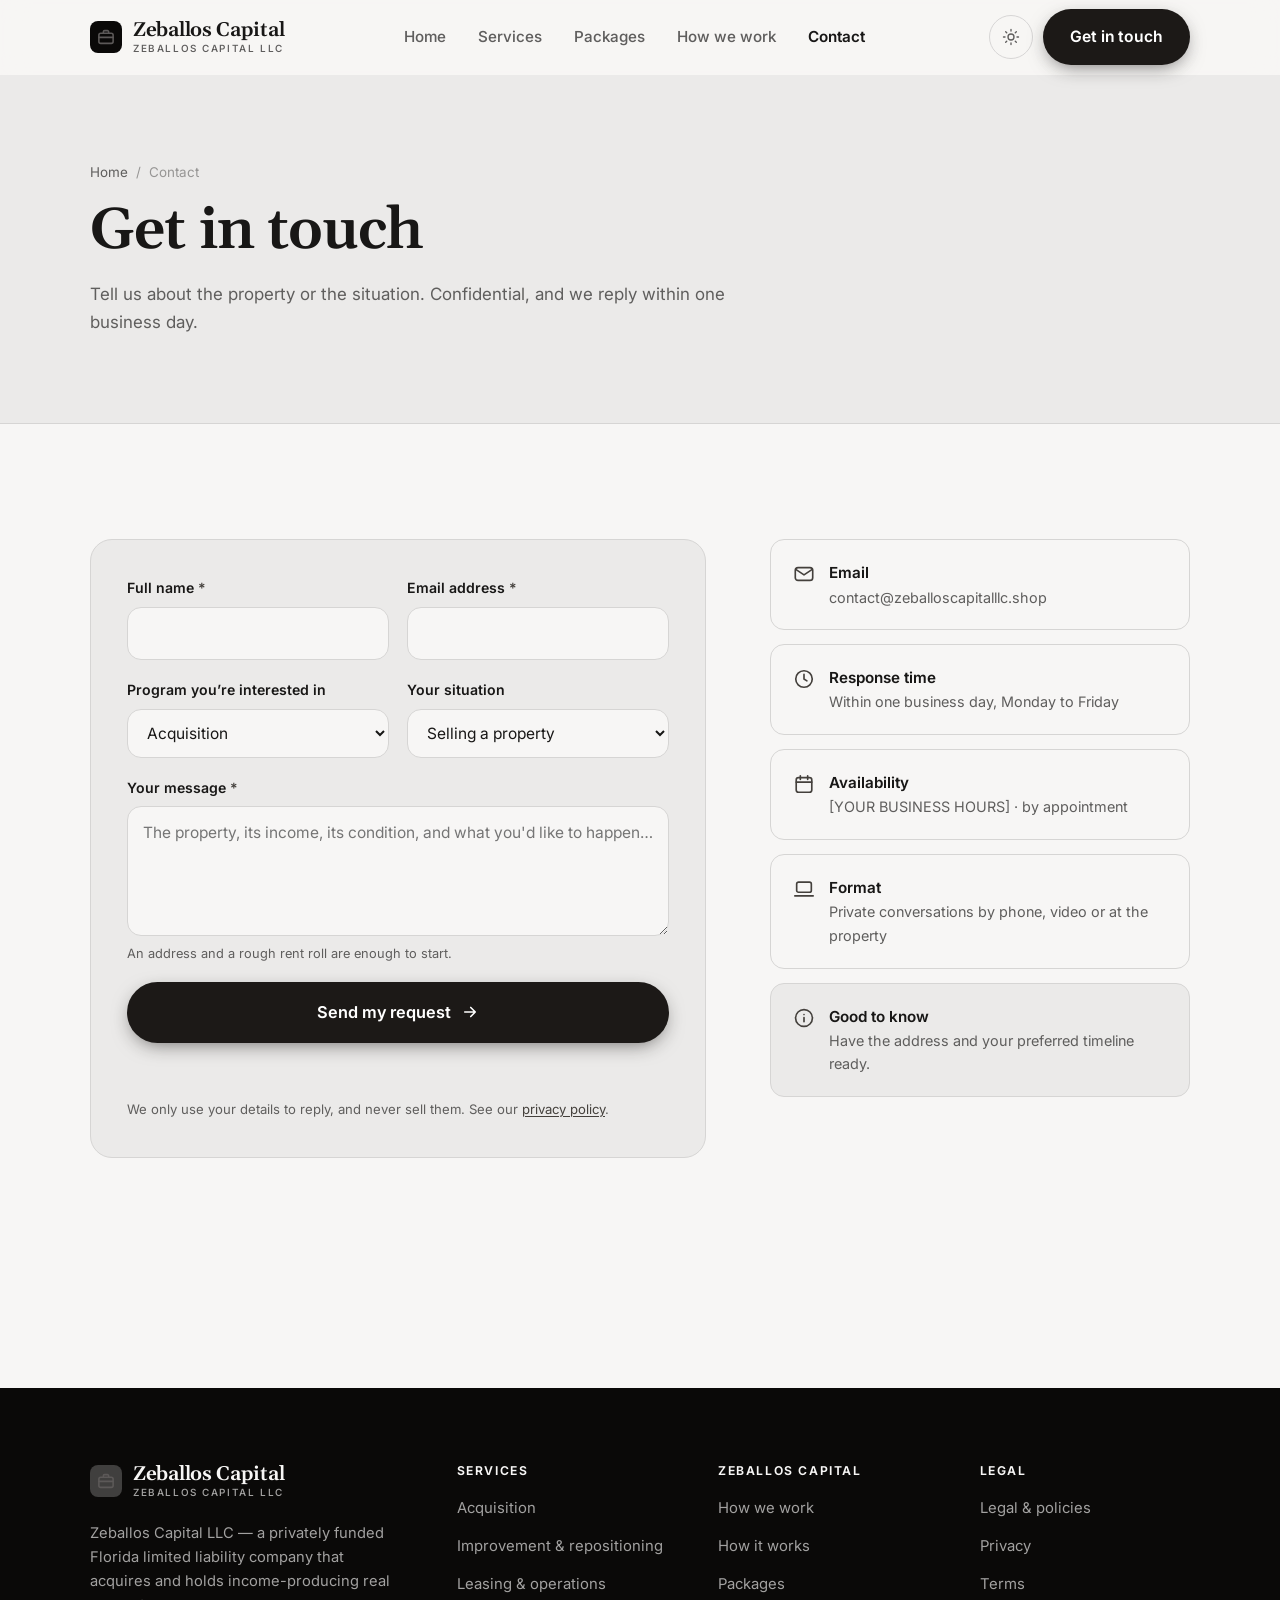
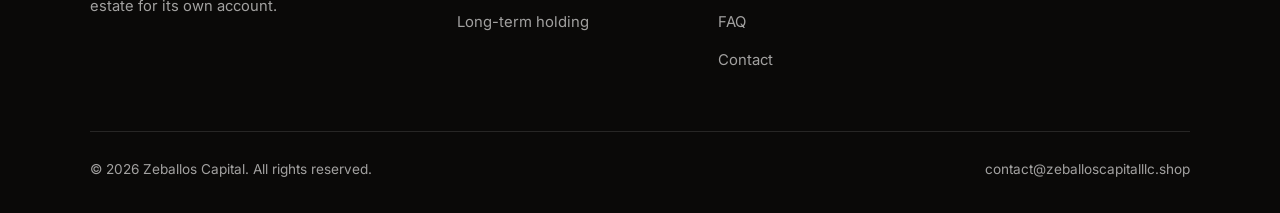
<file: contact.html>
<!DOCTYPE html>
<html lang="en" class="no-js">
<head>
<meta charset="utf-8">
<meta name="viewport" content="width=device-width, initial-scale=1">
<title>Contact — Zeballos Capital</title>
<meta name="description" content="Contact Zeballos Capital LLC. We reply within one business day.">
<link rel="canonical" href="https://zeballoscapitalllc.shop/contact.html">

<meta property="og:type" content="website">
<meta property="og:url" content="https://zeballoscapitalllc.shop/contact.html">
<meta property="og:site_name" content="Zeballos Capital">
<meta property="og:locale" content="en_US">
<meta property="og:title" content="Contact — Zeballos Capital">
<meta property="og:description" content="Contact Zeballos Capital LLC. We reply within one business day.">
<meta name="theme-color" content="#0a0908">

<link rel="icon" href="assets/img/favicon.svg" type="image/svg+xml">
<link rel="preconnect" href="https://fonts.googleapis.com">
<link rel="preconnect" href="https://fonts.gstatic.com" crossorigin>
<link rel="stylesheet" href="https://fonts.googleapis.com/css2?family=Gelasio:wght@400..700&family=Inter:wght@400..700&display=swap">
<link rel="stylesheet" href="assets/css/style.css">

<!-- Thème appliqué avant le premier rendu (évite le flash) -->
<script>
document.documentElement.classList.remove('no-js');
(function(){try{var t=localStorage.getItem('site-theme');if(t){document.documentElement.setAttribute('data-theme',t);}}catch(e){}})();
</script>
</head>

<body>
<a class="skip-link" href="#main">Skip to main content</a>

<header class="site-header">
  <nav class="wrap nav" aria-label="Main navigation">
    <a class="brand" href="index.html">
      <svg class="brand__mark" viewBox="0 0 64 64" aria-hidden="true">
        <rect class="bm-bg" width="64" height="64" rx="16"/>
        <g class="bm-ic" transform="translate(14 14) scale(1.5)" fill="none" stroke-width="2.1" stroke-linecap="round" stroke-linejoin="round"><rect x="2.5" y="7" width="19" height="13.5" rx="2.5"/><path d="M8.5 7V5a1.5 1.5 0 0 1 1.5-1.5h4A1.5 1.5 0 0 1 15.5 5v2M2.5 12.5h19"/></g>
      </svg>
      <span>Zeballos Capital<span class="brand__sub">Zeballos Capital LLC</span></span>
    </a>

    <ul class="nav__links" id="nav-links">
      <li><a href="index.html">Home</a></li>
      <li><a href="programs.html">Services</a></li>
      <li><a href="index.html#pricing">Packages</a></li>
      <li><a href="about.html">How we work</a></li>
      <li><a href="contact.html" aria-current="page">Contact</a></li>
      <li><a class="btn btn--primary" href="contact.html">Get in touch</a></li>
    </ul>

    <div class="nav__cta">
      <button class="theme-toggle" type="button" aria-label="Switch to dark theme">
        <svg class="icon-sun" viewBox="0 0 24 24" fill="none" stroke="currentColor" stroke-width="1.8" stroke-linecap="round" aria-hidden="true"><circle cx="12" cy="12" r="4"/><path d="M12 2v2m0 16v2M2 12h2m16 0h2M4.9 4.9l1.4 1.4m11.4 11.4 1.4 1.4M19.1 4.9l-1.4 1.4M6.3 17.7l-1.4 1.4"/></svg>
        <svg class="icon-moon" viewBox="0 0 24 24" fill="none" stroke="currentColor" stroke-width="1.8" stroke-linecap="round" stroke-linejoin="round" aria-hidden="true"><path d="M21 12.8A9 9 0 1 1 11.2 3a7 7 0 0 0 9.8 9.8z"/></svg>
      </button>
      <a class="btn btn--primary" href="contact.html">Get in touch</a>
      <button class="nav__toggle" type="button" aria-expanded="false" aria-controls="nav-links" aria-label="Open menu">
        <svg class="icon-open" viewBox="0 0 24 24" fill="none" stroke="currentColor" stroke-width="2" stroke-linecap="round" aria-hidden="true"><path d="M3 6h18M3 12h18M3 18h18"/></svg>
        <svg class="icon-close" viewBox="0 0 24 24" fill="none" stroke="currentColor" stroke-width="2" stroke-linecap="round" aria-hidden="true"><path d="M6 6l12 12M18 6L6 18"/></svg>
      </button>
    </div>
  </nav>
</header>

<main id="main">

<section class="page-head">
  <div class="wrap">
    <nav class="breadcrumb" aria-label="Breadcrumb">
      <a href="index.html">Home</a><span>/</span><span aria-current="page">Contact</span>
    </nav>
    <h1>Get in touch</h1>
    <p>Tell us about the property or the situation. Confidential, and we reply within one business day.</p>
  </div>
</section>

<section class="section wrap">
  <div class="form-layout">

    <!--
      FORM: the action attribute holds a placeholder id. Create a free form at
      https://formspree.io and replace VOTRE_ID_FORMSPREE. Until then, the button
      opens the visitor's email app with a pre-filled message to contact@zeballoscapitalllc.shop.
    -->
    <form class="form" id="contact-form" action="https://formspree.io/f/VOTRE_ID_FORMSPREE" method="POST"
          data-email="contact@zeballoscapitalllc.shop" data-subject="Property enquiry"
          data-msg-mail="Your email app will open with the message ready to send." data-msg-sending="Sending…"
          data-msg-ok="Thanks! Your message is on its way. We reply within one business day." data-msg-err="Sending failed. Please email us directly at">
      <div class="form__row">
        <div class="field">
          <label for="nom">Full name <span class="req" aria-hidden="true">*</span></label>
          <input type="text" id="nom" name="nom" autocomplete="name" required>
        </div>
        <div class="field">
          <label for="email">Email address <span class="req" aria-hidden="true">*</span></label>
          <input type="email" id="email" name="email" autocomplete="email" required>
        </div>
      </div>

      <div class="form__row">
        <div class="field">
          <label for="programme">Program you’re interested in</label>
          <select id="programme" name="programme">
            <option>Acquisition</option>
            <option>Improvement &amp; repositioning</option>
            <option>Leasing &amp; operations</option>
            <option>Long-term holding</option>
            <option>Not sure yet</option>
          </select>
        </div>
        <div class="field">
          <label for="niveau">Your situation</label>
          <select id="niveau" name="niveau">
            <option>Selling a property</option>
            <option>Broker or adviser</option>
            <option>Trade or supplier</option>
            <option>Something else</option>
          </select>
        </div>
      </div>

      <div class="field">
        <label for="message">Your message <span class="req" aria-hidden="true">*</span></label>
        <textarea id="message" name="message" required placeholder="The property, its income, its condition, and what you'd like to happen…"></textarea>
        <span class="field__hint">An address and a rough rent roll are enough to start.</span>
      </div>

      <!-- Bot trap: hidden from humans -->
      <div class="visually-hidden" aria-hidden="true">
        <label for="site-web">Leave this field empty</label>
        <input type="text" id="site-web" name="_gotcha" tabindex="-1" autocomplete="off">
      </div>

      <button class="btn btn--primary btn--lg" type="submit">Send my request <svg viewBox="0 0 24 24" fill="none" stroke="currentColor" stroke-width="2.2" stroke-linecap="round" stroke-linejoin="round" aria-hidden="true"><path d="M5 12h14M13 6l6 6-6 6"/></svg></button>

      <p id="form-status" class="form__status" role="status" aria-live="polite"></p>

      <p class="form__note">
        We only use your details to reply, and never sell them. See our <a href="legal.html#privacy">privacy policy</a>.
      </p>
    </form>

    <aside class="contact-aside">
      <div class="contact-card">
        <svg viewBox="0 0 24 24" fill="none" stroke="currentColor" stroke-width="1.8" stroke-linecap="round" stroke-linejoin="round" aria-hidden="true"><rect x="2.5" y="5" width="19" height="14" rx="3"/><path d="M3 7l9 6 9-6"/></svg>
        <div><b>Email</b><a href="mailto:contact@zeballoscapitalllc.shop">contact@zeballoscapitalllc.shop</a></div>
      </div>
      <div class="contact-card">
        <svg viewBox="0 0 24 24" fill="none" stroke="currentColor" stroke-width="1.8" stroke-linecap="round" stroke-linejoin="round" aria-hidden="true"><circle cx="12" cy="12" r="9"/><path d="M12 7v5l3.2 2"/></svg>
        <div><b>Response time</b><span>Within one business day, Monday to Friday</span></div>
      </div>
      <div class="contact-card">
        <svg viewBox="0 0 24 24" fill="none" stroke="currentColor" stroke-width="1.8" stroke-linecap="round" stroke-linejoin="round" aria-hidden="true"><rect x="3.5" y="5" width="17" height="16" rx="2.5"/><path d="M8 3v4M16 3v4M3.5 10h17"/></svg>
        <div><b>Availability</b><span>[YOUR BUSINESS HOURS] · by appointment</span></div>
      </div>
      <div class="contact-card">
        <svg viewBox="0 0 24 24" fill="none" stroke="currentColor" stroke-width="1.8" stroke-linecap="round" stroke-linejoin="round" aria-hidden="true"><rect x="4" y="4.5" width="16" height="11" rx="2"/><path d="M2 19.5h20"/></svg>
        <div><b>Format</b><span>Private conversations by phone, video or at the property</span></div>
      </div>
      <div class="contact-card contact-card--soft">
        <svg viewBox="0 0 24 24" fill="none" stroke="currentColor" stroke-width="1.8" stroke-linecap="round" stroke-linejoin="round" aria-hidden="true"><circle cx="12" cy="12" r="9.2"/><path d="M12 16v-4.5M12 8.2v.1"/></svg>
        <div><b>Good to know</b><span>Have the address and your preferred timeline ready.</span></div>
      </div>
    </aside>

  </div>
</section>

</main>

<footer class="site-footer">
  <div class="wrap">
    <div class="footer__grid">
      <div class="footer__brand">
        <a class="brand" href="index.html">
          <svg class="brand__mark" viewBox="0 0 64 64" aria-hidden="true">
        <rect class="bm-bg" width="64" height="64" rx="16"/>
        <g class="bm-ic" transform="translate(14 14) scale(1.5)" fill="none" stroke-width="2.1" stroke-linecap="round" stroke-linejoin="round"><rect x="2.5" y="7" width="19" height="13.5" rx="2.5"/><path d="M8.5 7V5a1.5 1.5 0 0 1 1.5-1.5h4A1.5 1.5 0 0 1 15.5 5v2M2.5 12.5h19"/></g>
      </svg>
          <span>Zeballos Capital<span class="brand__sub">Zeballos Capital LLC</span></span>
        </a>
        <p>Zeballos Capital LLC — a privately funded Florida limited liability company that acquires and holds income-producing real estate for its own account.</p>
      </div>

      <div class="footer__col">
        <h4>Services</h4>
        <ul>
          <li><a href="programs.html#acquisition">Acquisition</a></li>
          <li><a href="programs.html#repositioning">Improvement &amp; repositioning</a></li>
          <li><a href="programs.html#leasing">Leasing &amp; operations</a></li>
          <li><a href="programs.html#holding">Long-term holding</a></li>
        </ul>
      </div>

      <div class="footer__col">
        <h4>Zeballos Capital</h4>
        <ul>
          <li><a href="about.html">How we work</a></li>
          <li><a href="index.html#how-it-works">How it works</a></li>
          <li><a href="index.html#pricing">Packages</a></li>
          <li><a href="index.html#faq">FAQ</a></li>
          <li><a href="contact.html">Contact</a></li>
        </ul>
      </div>

      <div class="footer__col">
        <h4>Legal</h4>
        <ul>
          <li><a href="legal.html">Legal &amp; policies</a></li>
          <li><a href="legal.html#privacy">Privacy</a></li>
          <li><a href="legal.html#terms">Terms</a></li>
        </ul>
      </div>
    </div>

    <div class="footer__bottom">
      <p>© <span data-year>2026</span> Zeballos Capital. All rights reserved.</p>
      <p><a href="mailto:contact@zeballoscapitalllc.shop">contact@zeballoscapitalllc.shop</a></p>
    </div>
  </div>
</footer>

<script src="assets/js/main.js" defer></script>
</body>
</html>
</file>
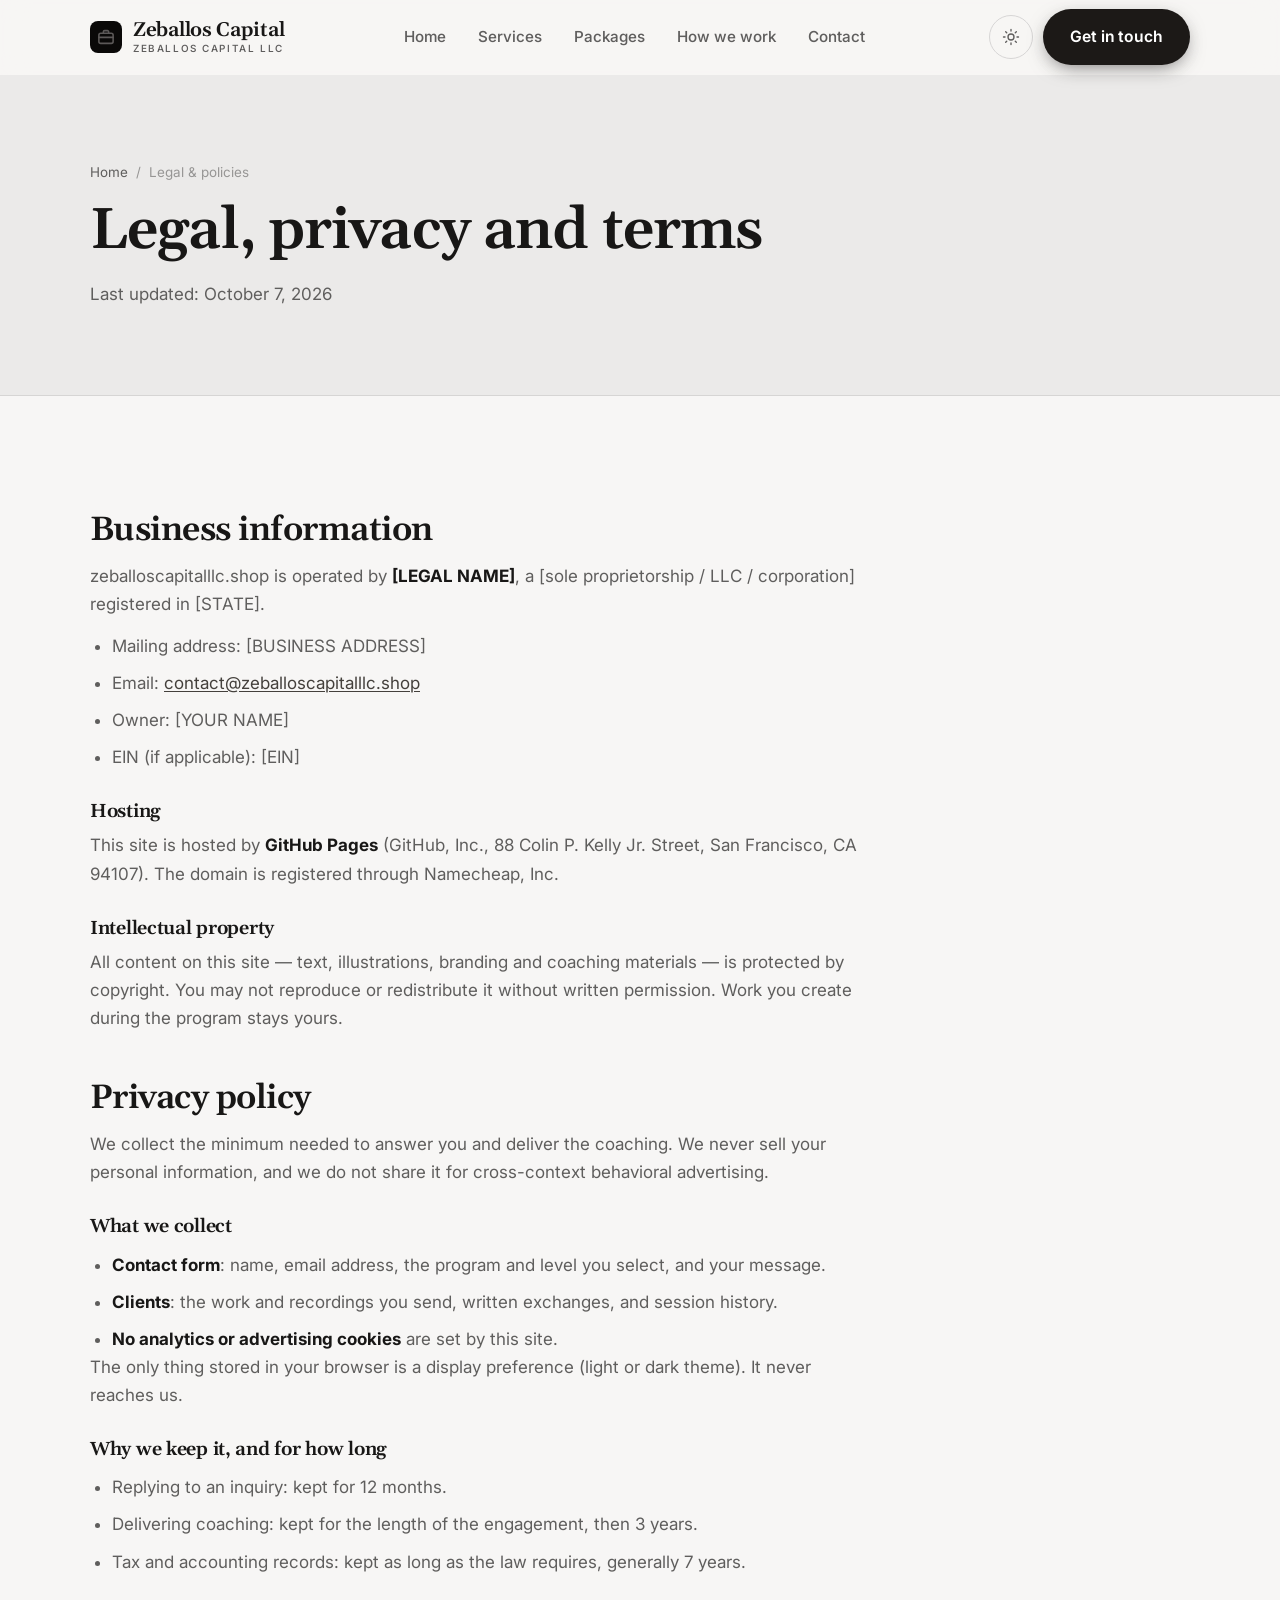
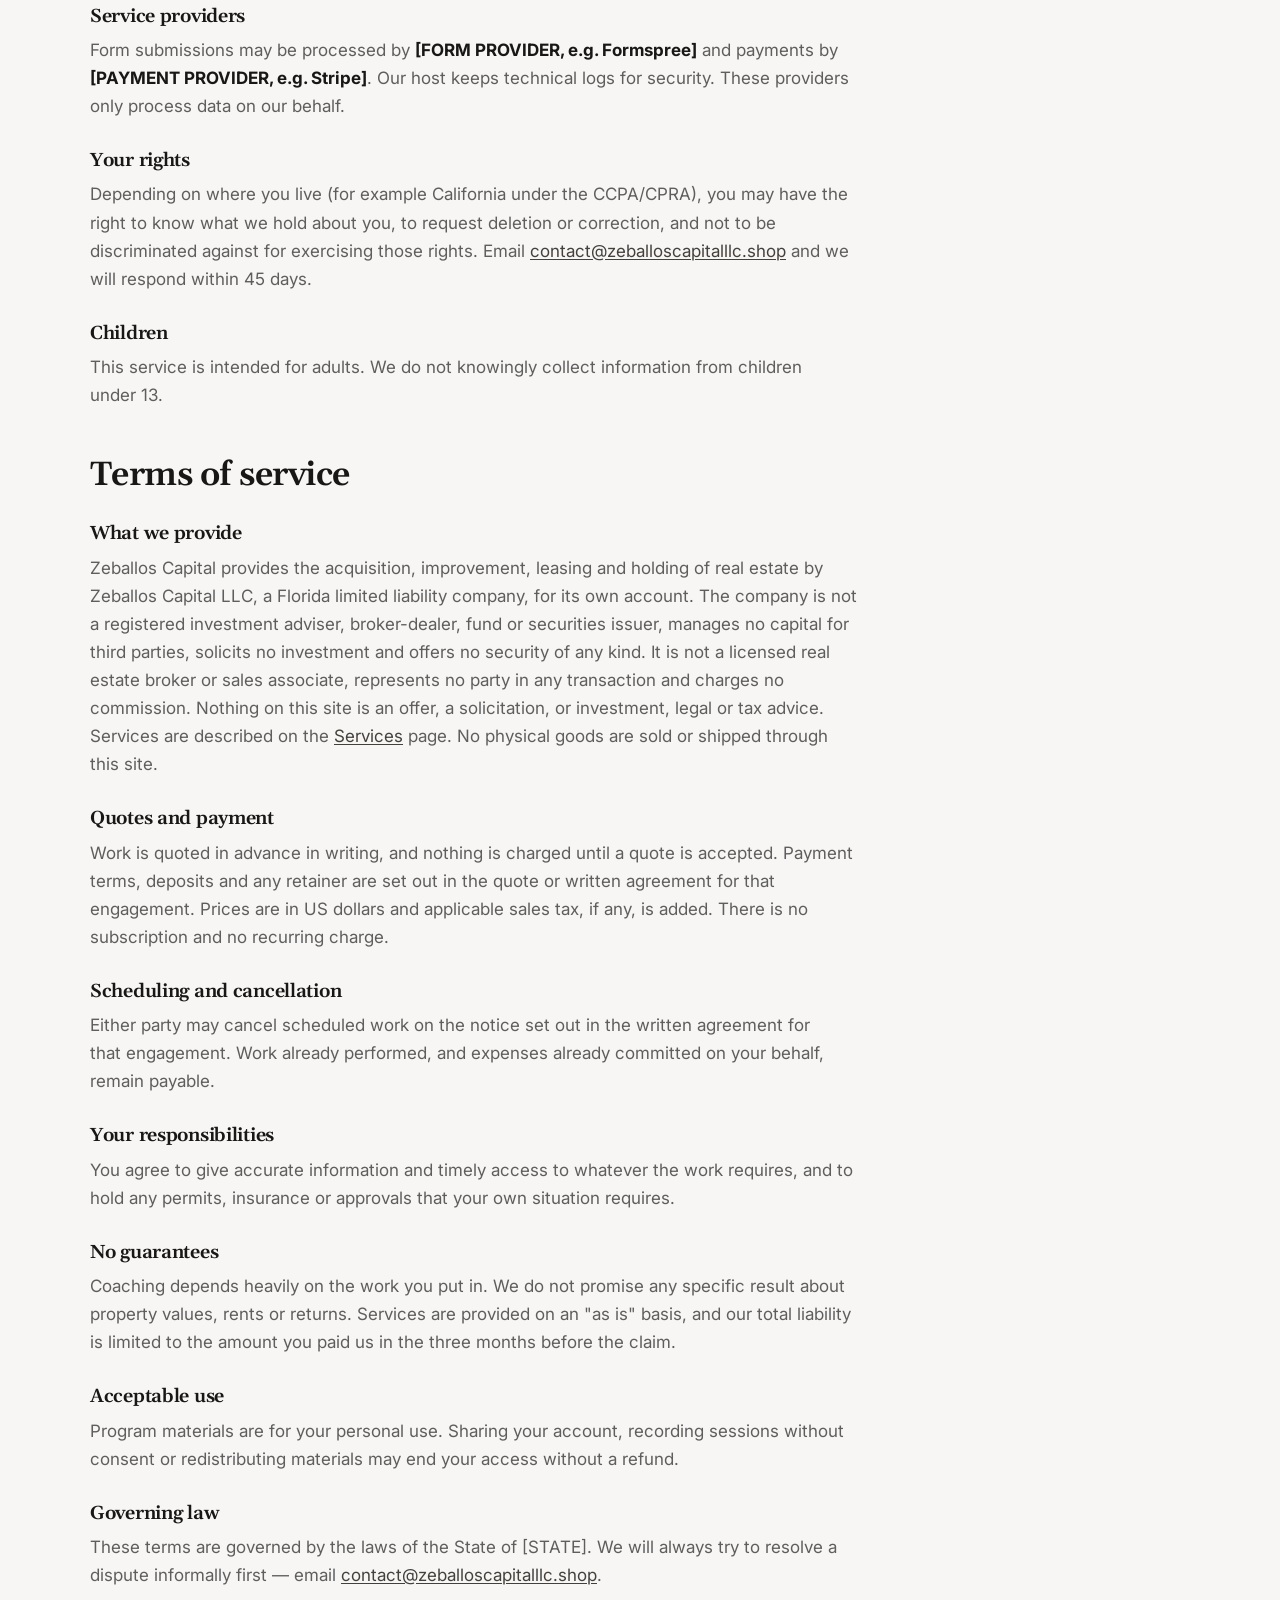
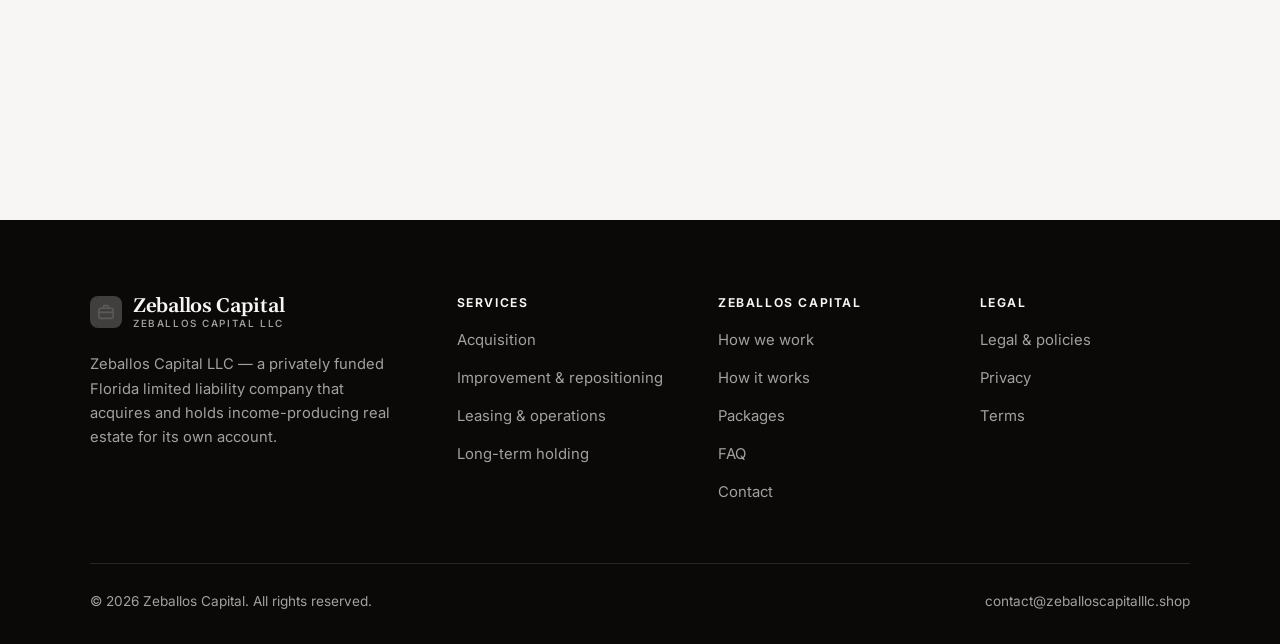
<file: legal.html>
<!DOCTYPE html>
<html lang="en" class="no-js">
<head>
<meta charset="utf-8">
<meta name="viewport" content="width=device-width, initial-scale=1">
<title>Legal, privacy and terms — Zeballos Capital</title>
<meta name="description" content="Business information, privacy policy and terms of service for Zeballos Capital.">
<meta name="robots" content="noindex">

<meta property="og:type" content="website">
<meta property="og:url" content="https://zeballoscapitalllc.shop/legal.html">
<meta property="og:site_name" content="Zeballos Capital">
<meta property="og:locale" content="en_US">
<meta property="og:title" content="Legal, privacy and terms — Zeballos Capital">
<meta property="og:description" content="Business information, privacy policy and terms of service for Zeballos Capital.">
<meta name="theme-color" content="#0a0908">

<link rel="icon" href="assets/img/favicon.svg" type="image/svg+xml">
<link rel="preconnect" href="https://fonts.googleapis.com">
<link rel="preconnect" href="https://fonts.gstatic.com" crossorigin>
<link rel="stylesheet" href="https://fonts.googleapis.com/css2?family=Gelasio:wght@400..700&family=Inter:wght@400..700&display=swap">
<link rel="stylesheet" href="assets/css/style.css">

<!-- Thème appliqué avant le premier rendu (évite le flash) -->
<script>
document.documentElement.classList.remove('no-js');
(function(){try{var t=localStorage.getItem('site-theme');if(t){document.documentElement.setAttribute('data-theme',t);}}catch(e){}})();
</script>
</head>

<body>
<a class="skip-link" href="#main">Skip to main content</a>

<header class="site-header">
  <nav class="wrap nav" aria-label="Main navigation">
    <a class="brand" href="index.html">
      <svg class="brand__mark" viewBox="0 0 64 64" aria-hidden="true">
        <rect class="bm-bg" width="64" height="64" rx="16"/>
        <g class="bm-ic" transform="translate(14 14) scale(1.5)" fill="none" stroke-width="2.1" stroke-linecap="round" stroke-linejoin="round"><rect x="2.5" y="7" width="19" height="13.5" rx="2.5"/><path d="M8.5 7V5a1.5 1.5 0 0 1 1.5-1.5h4A1.5 1.5 0 0 1 15.5 5v2M2.5 12.5h19"/></g>
      </svg>
      <span>Zeballos Capital<span class="brand__sub">Zeballos Capital LLC</span></span>
    </a>

    <ul class="nav__links" id="nav-links">
      <li><a href="index.html">Home</a></li>
      <li><a href="programs.html">Services</a></li>
      <li><a href="index.html#pricing">Packages</a></li>
      <li><a href="about.html">How we work</a></li>
      <li><a href="contact.html">Contact</a></li>
      <li><a class="btn btn--primary" href="contact.html">Get in touch</a></li>
    </ul>

    <div class="nav__cta">
      <button class="theme-toggle" type="button" aria-label="Switch to dark theme">
        <svg class="icon-sun" viewBox="0 0 24 24" fill="none" stroke="currentColor" stroke-width="1.8" stroke-linecap="round" aria-hidden="true"><circle cx="12" cy="12" r="4"/><path d="M12 2v2m0 16v2M2 12h2m16 0h2M4.9 4.9l1.4 1.4m11.4 11.4 1.4 1.4M19.1 4.9l-1.4 1.4M6.3 17.7l-1.4 1.4"/></svg>
        <svg class="icon-moon" viewBox="0 0 24 24" fill="none" stroke="currentColor" stroke-width="1.8" stroke-linecap="round" stroke-linejoin="round" aria-hidden="true"><path d="M21 12.8A9 9 0 1 1 11.2 3a7 7 0 0 0 9.8 9.8z"/></svg>
      </button>
      <a class="btn btn--primary" href="contact.html">Get in touch</a>
      <button class="nav__toggle" type="button" aria-expanded="false" aria-controls="nav-links" aria-label="Open menu">
        <svg class="icon-open" viewBox="0 0 24 24" fill="none" stroke="currentColor" stroke-width="2" stroke-linecap="round" aria-hidden="true"><path d="M3 6h18M3 12h18M3 18h18"/></svg>
        <svg class="icon-close" viewBox="0 0 24 24" fill="none" stroke="currentColor" stroke-width="2" stroke-linecap="round" aria-hidden="true"><path d="M6 6l12 12M18 6L6 18"/></svg>
      </button>
    </div>
  </nav>
</header>

<main id="main">

<section class="page-head">
  <div class="wrap">
    <nav class="breadcrumb" aria-label="Breadcrumb">
      <a href="index.html">Home</a><span>/</span><span aria-current="page">Legal &amp; policies</span>
    </nav>
    <h1>Legal, privacy and terms</h1>
    <p>Last updated: <time datetime="2026-10-07">October 7, 2026</time></p>
  </div>
</section>

<section class="section wrap">
  <div class="prose">

    <!--
      TO DO: this is a skeleton, not legal advice. Replace every [BRACKET] with
      your real details before selling, and have a lawyer review it if you can.
      Consumer protection rules differ by state.
    -->

    <h2 id="business">Business information</h2>
    <p>
      zeballoscapitalllc.shop is operated by <strong>[LEGAL NAME]</strong>, a [sole proprietorship / LLC / corporation]
      registered in [STATE].
    </p>
    <ul>
      <li>Mailing address: [BUSINESS ADDRESS]</li>
      <li>Email: <a href="mailto:contact@zeballoscapitalllc.shop">contact@zeballoscapitalllc.shop</a></li>
      <li>Owner: [YOUR NAME]</li>
      <li>EIN (if applicable): [EIN]</li>
    </ul>

    <h3>Hosting</h3>
    <p>
      This site is hosted by <strong>GitHub Pages</strong> (GitHub, Inc., 88 Colin P. Kelly Jr. Street,
      San Francisco, CA 94107). The domain is registered through Namecheap, Inc.
    </p>

    <h3>Intellectual property</h3>
    <p>
      All content on this site — text, illustrations, branding and coaching materials — is protected by
      copyright. You may not reproduce or redistribute it without written permission. Work you create during
      the program stays yours.
    </p>

    <h2 id="privacy">Privacy policy</h2>
    <p>
      We collect the minimum needed to answer you and deliver the coaching. We never sell your personal
      information, and we do not share it for cross-context behavioral advertising.
    </p>
    <h3>What we collect</h3>
    <ul>
      <li><strong>Contact form</strong>: name, email address, the program and level you select, and your message.</li>
      <li><strong>Clients</strong>: the work and recordings you send, written exchanges, and session history.</li>
      <li><strong>No analytics or advertising cookies</strong> are set by this site.</li>
    </ul>
    <p>
      The only thing stored in your browser is a display preference (light or dark theme). It never reaches us.
    </p>
    <h3>Why we keep it, and for how long</h3>
    <ul>
      <li>Replying to an inquiry: kept for 12 months.</li>
      <li>Delivering coaching: kept for the length of the engagement, then 3 years.</li>
      <li>Tax and accounting records: kept as long as the law requires, generally 7 years.</li>
    </ul>
    <h3>Service providers</h3>
    <p>
      Form submissions may be processed by <strong>[FORM PROVIDER, e.g. Formspree]</strong> and payments by
      <strong>[PAYMENT PROVIDER, e.g. Stripe]</strong>. Our host keeps technical logs for security. These
      providers only process data on our behalf.
    </p>
    <h3>Your rights</h3>
    <p>
      Depending on where you live (for example California under the CCPA/CPRA), you may have the right to
      know what we hold about you, to request deletion or correction, and not to be discriminated against for
      exercising those rights. Email <a href="mailto:contact@zeballoscapitalllc.shop">contact@zeballoscapitalllc.shop</a> and we will respond within 45 days.
    </p>
    <h3>Children</h3>
    <p>
      This service is intended for adults. We do not knowingly collect information from children under 13.
    </p>

    <h2 id="terms">Terms of service</h2>
    <h3>What we provide</h3>
    <p>
      Zeballos Capital provides the acquisition, improvement, leasing and holding of real estate by Zeballos Capital LLC, a Florida limited liability company, for its own account. The company is not a registered investment adviser, broker-dealer, fund or securities issuer, manages no capital for third parties, solicits no investment and offers no security of any kind. It is not a licensed real estate broker or sales associate, represents no party in any transaction and charges no commission. Nothing on this site is an offer, a solicitation, or investment, legal or tax advice. Services are described on the
      <a href="programs.html">Services</a> page. No physical goods are sold or shipped through this site.
    </p>
    <h3>Quotes and payment</h3>
    <p>
      Work is quoted in advance in writing, and nothing is charged until a quote is accepted. Payment terms,
      deposits and any retainer are set out in the quote or written agreement for that engagement. Prices are in
      US dollars and applicable sales tax, if any, is added. There is no subscription and no recurring charge.
    </p>
    <h3>Scheduling and cancellation</h3>
    <p>
      Either party may cancel scheduled work on the notice set out in the written agreement for that engagement.
      Work already performed, and expenses already committed on your behalf, remain payable.
    </p>
    <h3>Your responsibilities</h3>
    <p>
      You agree to give accurate information and timely access to whatever the work requires, and to hold any
      permits, insurance or approvals that your own situation requires.
    </p>

    <h3>No guarantees</h3>
    <p>
      Coaching depends heavily on the work you put in. We do not promise any specific result
      about property values, rents or returns. Services are provided on an "as is" basis, and our total
      liability is limited to the amount you paid us in the three months before the claim.
    </p>
    <h3>Acceptable use</h3>
    <p>
      Program materials are for your personal use. Sharing your account, recording sessions without consent
      or redistributing materials may end your access without a refund.
    </p>
    <h3>Governing law</h3>
    <p>
      These terms are governed by the laws of the State of [STATE]. We will always try to resolve a dispute
      informally first — email <a href="mailto:contact@zeballoscapitalllc.shop">contact@zeballoscapitalllc.shop</a>.
    </p>

  </div>
</section>

</main>

<footer class="site-footer">
  <div class="wrap">
    <div class="footer__grid">
      <div class="footer__brand">
        <a class="brand" href="index.html">
          <svg class="brand__mark" viewBox="0 0 64 64" aria-hidden="true">
        <rect class="bm-bg" width="64" height="64" rx="16"/>
        <g class="bm-ic" transform="translate(14 14) scale(1.5)" fill="none" stroke-width="2.1" stroke-linecap="round" stroke-linejoin="round"><rect x="2.5" y="7" width="19" height="13.5" rx="2.5"/><path d="M8.5 7V5a1.5 1.5 0 0 1 1.5-1.5h4A1.5 1.5 0 0 1 15.5 5v2M2.5 12.5h19"/></g>
      </svg>
          <span>Zeballos Capital<span class="brand__sub">Zeballos Capital LLC</span></span>
        </a>
        <p>Zeballos Capital LLC — a privately funded Florida limited liability company that acquires and holds income-producing real estate for its own account.</p>
      </div>

      <div class="footer__col">
        <h4>Services</h4>
        <ul>
          <li><a href="programs.html#acquisition">Acquisition</a></li>
          <li><a href="programs.html#repositioning">Improvement &amp; repositioning</a></li>
          <li><a href="programs.html#leasing">Leasing &amp; operations</a></li>
          <li><a href="programs.html#holding">Long-term holding</a></li>
        </ul>
      </div>

      <div class="footer__col">
        <h4>Zeballos Capital</h4>
        <ul>
          <li><a href="about.html">How we work</a></li>
          <li><a href="index.html#how-it-works">How it works</a></li>
          <li><a href="index.html#pricing">Packages</a></li>
          <li><a href="index.html#faq">FAQ</a></li>
          <li><a href="contact.html">Contact</a></li>
        </ul>
      </div>

      <div class="footer__col">
        <h4>Legal</h4>
        <ul>
          <li><a href="legal.html">Legal &amp; policies</a></li>
          <li><a href="legal.html#privacy">Privacy</a></li>
          <li><a href="legal.html#terms">Terms</a></li>
        </ul>
      </div>
    </div>

    <div class="footer__bottom">
      <p>© <span data-year>2026</span> Zeballos Capital. All rights reserved.</p>
      <p><a href="mailto:contact@zeballoscapitalllc.shop">contact@zeballoscapitalllc.shop</a></p>
    </div>
  </div>
</footer>

<script src="assets/js/main.js" defer></script>
</body>
</html>
</file>
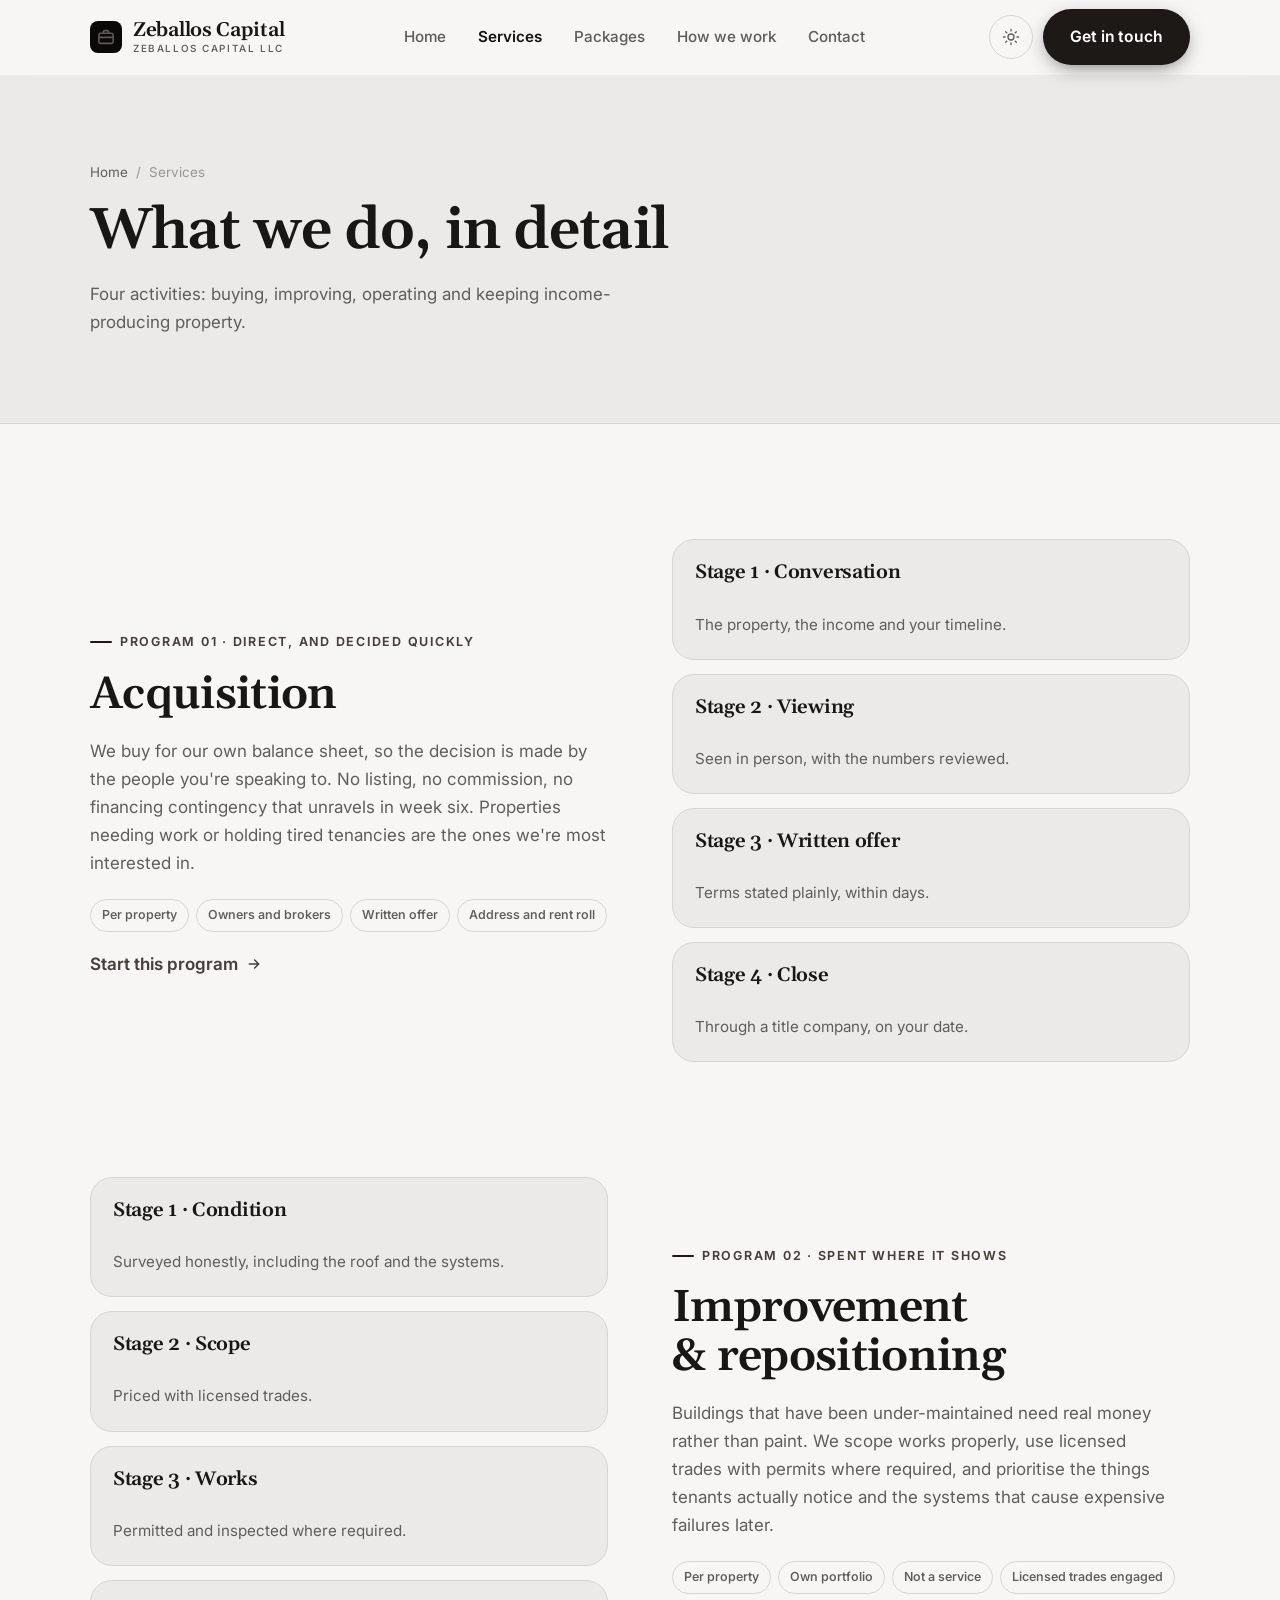
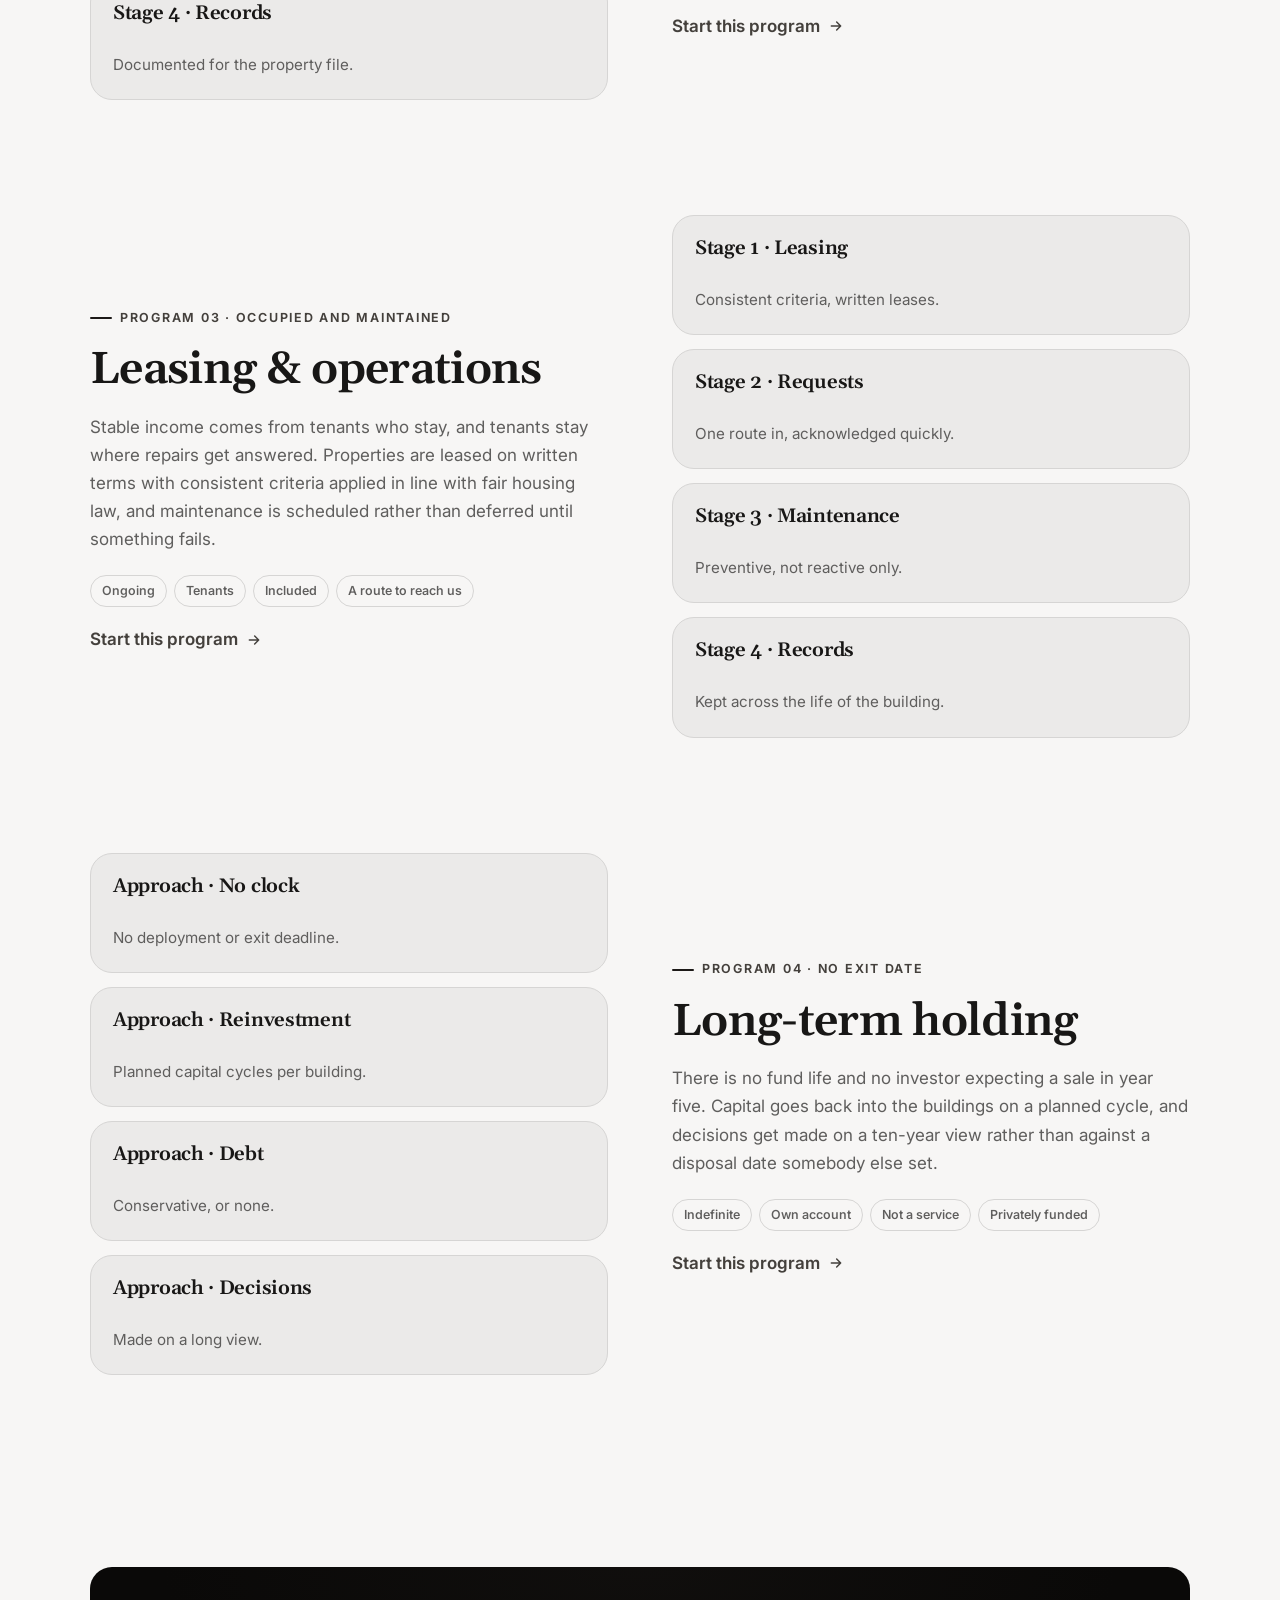
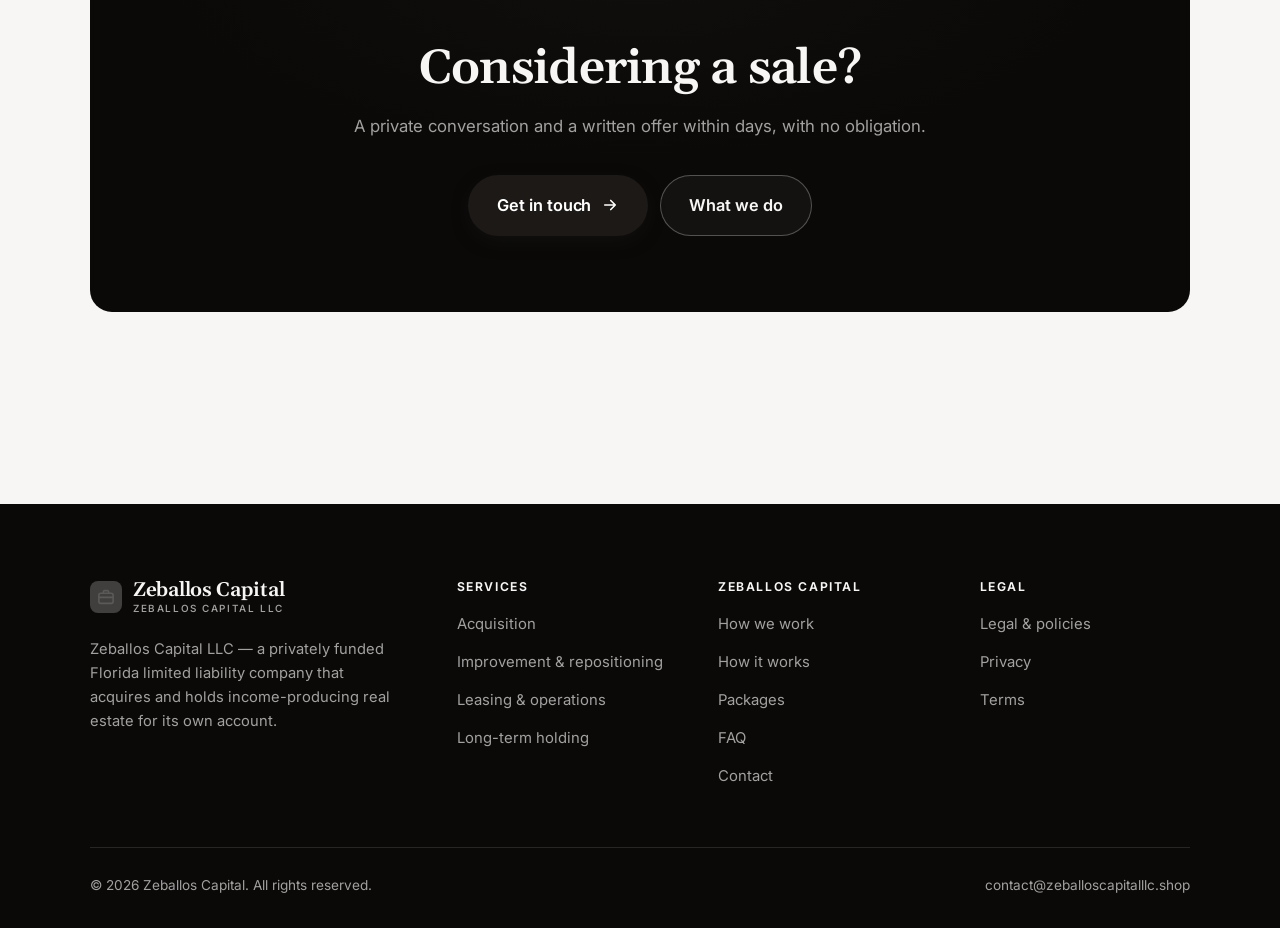
<file: programs.html>
<!DOCTYPE html>
<html lang="en" class="no-js">
<head>
<meta charset="utf-8">
<meta name="viewport" content="width=device-width, initial-scale=1">
<title>Services — Zeballos Capital</title>
<meta name="description" content="Zeballos Capital LLC: acquisition, improvement and repositioning, leasing and operations, long-term holding.">
<link rel="canonical" href="https://zeballoscapitalllc.shop/programs.html">

<meta property="og:type" content="website">
<meta property="og:url" content="https://zeballoscapitalllc.shop/programs.html">
<meta property="og:site_name" content="Zeballos Capital">
<meta property="og:locale" content="en_US">
<meta property="og:title" content="Services — Zeballos Capital">
<meta property="og:description" content="Zeballos Capital LLC: acquisition, improvement and repositioning, leasing and operations, long-term holding.">
<meta name="theme-color" content="#0a0908">

<link rel="icon" href="assets/img/favicon.svg" type="image/svg+xml">
<link rel="preconnect" href="https://fonts.googleapis.com">
<link rel="preconnect" href="https://fonts.gstatic.com" crossorigin>
<link rel="stylesheet" href="https://fonts.googleapis.com/css2?family=Gelasio:wght@400..700&family=Inter:wght@400..700&display=swap">
<link rel="stylesheet" href="assets/css/style.css">

<!-- Thème appliqué avant le premier rendu (évite le flash) -->
<script>
document.documentElement.classList.remove('no-js');
(function(){try{var t=localStorage.getItem('site-theme');if(t){document.documentElement.setAttribute('data-theme',t);}}catch(e){}})();
</script>
</head>

<body>
<a class="skip-link" href="#main">Skip to main content</a>

<header class="site-header">
  <nav class="wrap nav" aria-label="Main navigation">
    <a class="brand" href="index.html">
      <svg class="brand__mark" viewBox="0 0 64 64" aria-hidden="true">
        <rect class="bm-bg" width="64" height="64" rx="16"/>
        <g class="bm-ic" transform="translate(14 14) scale(1.5)" fill="none" stroke-width="2.1" stroke-linecap="round" stroke-linejoin="round"><rect x="2.5" y="7" width="19" height="13.5" rx="2.5"/><path d="M8.5 7V5a1.5 1.5 0 0 1 1.5-1.5h4A1.5 1.5 0 0 1 15.5 5v2M2.5 12.5h19"/></g>
      </svg>
      <span>Zeballos Capital<span class="brand__sub">Zeballos Capital LLC</span></span>
    </a>

    <ul class="nav__links" id="nav-links">
      <li><a href="index.html">Home</a></li>
      <li><a href="programs.html" aria-current="page">Services</a></li>
      <li><a href="index.html#pricing">Packages</a></li>
      <li><a href="about.html">How we work</a></li>
      <li><a href="contact.html">Contact</a></li>
      <li><a class="btn btn--primary" href="contact.html">Get in touch</a></li>
    </ul>

    <div class="nav__cta">
      <button class="theme-toggle" type="button" aria-label="Switch to dark theme">
        <svg class="icon-sun" viewBox="0 0 24 24" fill="none" stroke="currentColor" stroke-width="1.8" stroke-linecap="round" aria-hidden="true"><circle cx="12" cy="12" r="4"/><path d="M12 2v2m0 16v2M2 12h2m16 0h2M4.9 4.9l1.4 1.4m11.4 11.4 1.4 1.4M19.1 4.9l-1.4 1.4M6.3 17.7l-1.4 1.4"/></svg>
        <svg class="icon-moon" viewBox="0 0 24 24" fill="none" stroke="currentColor" stroke-width="1.8" stroke-linecap="round" stroke-linejoin="round" aria-hidden="true"><path d="M21 12.8A9 9 0 1 1 11.2 3a7 7 0 0 0 9.8 9.8z"/></svg>
      </button>
      <a class="btn btn--primary" href="contact.html">Get in touch</a>
      <button class="nav__toggle" type="button" aria-expanded="false" aria-controls="nav-links" aria-label="Open menu">
        <svg class="icon-open" viewBox="0 0 24 24" fill="none" stroke="currentColor" stroke-width="2" stroke-linecap="round" aria-hidden="true"><path d="M3 6h18M3 12h18M3 18h18"/></svg>
        <svg class="icon-close" viewBox="0 0 24 24" fill="none" stroke="currentColor" stroke-width="2" stroke-linecap="round" aria-hidden="true"><path d="M6 6l12 12M18 6L6 18"/></svg>
      </button>
    </div>
  </nav>
</header>

<main id="main">

<section class="page-head">
  <div class="wrap">
    <nav class="breadcrumb" aria-label="Breadcrumb">
      <a href="index.html">Home</a><span>/</span><span aria-current="page">Services</span>
    </nav>
    <h1>What we do, in detail</h1>
    <p>Four activities: buying, improving, operating and keeping income-producing property.</p>
  </div>
</section>

<section class="section wrap" id="acquisition">
  <div class="split reveal">
    <div>
      <span class="eyebrow">Program 01 · Direct, and decided quickly</span>
      <h2>Acquisition</h2>
      <p>We buy for our own balance sheet, so the decision is made by the people you're speaking to. No listing, no commission, no financing contingency that unravels in week six. Properties needing work or holding tired tenancies are the ones we're most interested in.</p>
      <ul class="tags"><li>Per property</li><li>Owners and brokers</li><li>Written offer</li><li>Address and rent roll</li></ul>
      <p><a class="arrow-link" href="contact.html">Start this program <svg viewBox="0 0 24 24" fill="none" stroke="currentColor" stroke-width="2.2" stroke-linecap="round" stroke-linejoin="round" aria-hidden="true"><path d="M5 12h14M13 6l6 6-6 6"/></svg></a></p>
    </div>
    <div class="grid grid--2 grid--tight">
      <article class="card card--sm">
        <h3>Stage 1 · Conversation</h3>
        <p>The property, the income and your timeline.</p>
      </article>
      <article class="card card--sm">
        <h3>Stage 2 · Viewing</h3>
        <p>Seen in person, with the numbers reviewed.</p>
      </article>
      <article class="card card--sm">
        <h3>Stage 3 · Written offer</h3>
        <p>Terms stated plainly, within days.</p>
      </article>
      <article class="card card--sm">
        <h3>Stage 4 · Close</h3>
        <p>Through a title company, on your date.</p>
      </article>
    </div>
  </div>
</section>

<section class="section section--flush wrap" id="repositioning">
  <div class="split reveal">
    <div class="grid grid--2 grid--tight">
      <article class="card card--sm">
        <h3>Stage 1 · Condition</h3>
        <p>Surveyed honestly, including the roof and the systems.</p>
      </article>
      <article class="card card--sm">
        <h3>Stage 2 · Scope</h3>
        <p>Priced with licensed trades.</p>
      </article>
      <article class="card card--sm">
        <h3>Stage 3 · Works</h3>
        <p>Permitted and inspected where required.</p>
      </article>
      <article class="card card--sm">
        <h3>Stage 4 · Records</h3>
        <p>Documented for the property file.</p>
      </article>
    </div>
    <div>
      <span class="eyebrow">Program 02 · Spent where it shows</span>
      <h2>Improvement &amp; repositioning</h2>
      <p>Buildings that have been under-maintained need real money rather than paint. We scope works properly, use licensed trades with permits where required, and prioritise the things tenants actually notice and the systems that cause expensive failures later.</p>
      <ul class="tags"><li>Per property</li><li>Own portfolio</li><li>Not a service</li><li>Licensed trades engaged</li></ul>
      <p><a class="arrow-link" href="contact.html">Start this program <svg viewBox="0 0 24 24" fill="none" stroke="currentColor" stroke-width="2.2" stroke-linecap="round" stroke-linejoin="round" aria-hidden="true"><path d="M5 12h14M13 6l6 6-6 6"/></svg></a></p>
    </div>
  </div>
</section>

<section class="section section--flush wrap" id="leasing">
  <div class="split reveal">
    <div>
      <span class="eyebrow">Program 03 · Occupied and maintained</span>
      <h2>Leasing &amp; operations</h2>
      <p>Stable income comes from tenants who stay, and tenants stay where repairs get answered. Properties are leased on written terms with consistent criteria applied in line with fair housing law, and maintenance is scheduled rather than deferred until something fails.</p>
      <ul class="tags"><li>Ongoing</li><li>Tenants</li><li>Included</li><li>A route to reach us</li></ul>
      <p><a class="arrow-link" href="contact.html">Start this program <svg viewBox="0 0 24 24" fill="none" stroke="currentColor" stroke-width="2.2" stroke-linecap="round" stroke-linejoin="round" aria-hidden="true"><path d="M5 12h14M13 6l6 6-6 6"/></svg></a></p>
    </div>
    <div class="grid grid--2 grid--tight">
      <article class="card card--sm">
        <h3>Stage 1 · Leasing</h3>
        <p>Consistent criteria, written leases.</p>
      </article>
      <article class="card card--sm">
        <h3>Stage 2 · Requests</h3>
        <p>One route in, acknowledged quickly.</p>
      </article>
      <article class="card card--sm">
        <h3>Stage 3 · Maintenance</h3>
        <p>Preventive, not reactive only.</p>
      </article>
      <article class="card card--sm">
        <h3>Stage 4 · Records</h3>
        <p>Kept across the life of the building.</p>
      </article>
    </div>
  </div>
</section>

<section class="section section--flush wrap" id="holding">
  <div class="split reveal">
    <div class="grid grid--2 grid--tight">
      <article class="card card--sm">
        <h3>Approach · No clock</h3>
        <p>No deployment or exit deadline.</p>
      </article>
      <article class="card card--sm">
        <h3>Approach · Reinvestment</h3>
        <p>Planned capital cycles per building.</p>
      </article>
      <article class="card card--sm">
        <h3>Approach · Debt</h3>
        <p>Conservative, or none.</p>
      </article>
      <article class="card card--sm">
        <h3>Approach · Decisions</h3>
        <p>Made on a long view.</p>
      </article>
    </div>
    <div>
      <span class="eyebrow">Program 04 · No exit date</span>
      <h2>Long-term holding</h2>
      <p>There is no fund life and no investor expecting a sale in year five. Capital goes back into the buildings on a planned cycle, and decisions get made on a ten-year view rather than against a disposal date somebody else set.</p>
      <ul class="tags"><li>Indefinite</li><li>Own account</li><li>Not a service</li><li>Privately funded</li></ul>
      <p><a class="arrow-link" href="contact.html">Start this program <svg viewBox="0 0 24 24" fill="none" stroke="currentColor" stroke-width="2.2" stroke-linecap="round" stroke-linejoin="round" aria-hidden="true"><path d="M5 12h14M13 6l6 6-6 6"/></svg></a></p>
    </div>
  </div>
</section>

<section class="wrap section--tight">
  <div class="cta-band reveal">
    <h2>Considering a sale?</h2>
    <p>A private conversation and a written offer within days, with no obligation.</p>
    <div class="hero__actions">
      <a class="btn btn--primary btn--lg" href="contact.html">Get in touch <svg viewBox="0 0 24 24" fill="none" stroke="currentColor" stroke-width="2.2" stroke-linecap="round" stroke-linejoin="round" aria-hidden="true"><path d="M5 12h14M13 6l6 6-6 6"/></svg></a>
      <a class="btn btn--on-dark btn--lg" href="programs.html">What we do</a>
    </div>
  </div>
</section>

</main>

<footer class="site-footer">
  <div class="wrap">
    <div class="footer__grid">
      <div class="footer__brand">
        <a class="brand" href="index.html">
          <svg class="brand__mark" viewBox="0 0 64 64" aria-hidden="true">
        <rect class="bm-bg" width="64" height="64" rx="16"/>
        <g class="bm-ic" transform="translate(14 14) scale(1.5)" fill="none" stroke-width="2.1" stroke-linecap="round" stroke-linejoin="round"><rect x="2.5" y="7" width="19" height="13.5" rx="2.5"/><path d="M8.5 7V5a1.5 1.5 0 0 1 1.5-1.5h4A1.5 1.5 0 0 1 15.5 5v2M2.5 12.5h19"/></g>
      </svg>
          <span>Zeballos Capital<span class="brand__sub">Zeballos Capital LLC</span></span>
        </a>
        <p>Zeballos Capital LLC — a privately funded Florida limited liability company that acquires and holds income-producing real estate for its own account.</p>
      </div>

      <div class="footer__col">
        <h4>Services</h4>
        <ul>
          <li><a href="programs.html#acquisition">Acquisition</a></li>
          <li><a href="programs.html#repositioning">Improvement &amp; repositioning</a></li>
          <li><a href="programs.html#leasing">Leasing &amp; operations</a></li>
          <li><a href="programs.html#holding">Long-term holding</a></li>
        </ul>
      </div>

      <div class="footer__col">
        <h4>Zeballos Capital</h4>
        <ul>
          <li><a href="about.html">How we work</a></li>
          <li><a href="index.html#how-it-works">How it works</a></li>
          <li><a href="index.html#pricing">Packages</a></li>
          <li><a href="index.html#faq">FAQ</a></li>
          <li><a href="contact.html">Contact</a></li>
        </ul>
      </div>

      <div class="footer__col">
        <h4>Legal</h4>
        <ul>
          <li><a href="legal.html">Legal &amp; policies</a></li>
          <li><a href="legal.html#privacy">Privacy</a></li>
          <li><a href="legal.html#terms">Terms</a></li>
        </ul>
      </div>
    </div>

    <div class="footer__bottom">
      <p>© <span data-year>2026</span> Zeballos Capital. All rights reserved.</p>
      <p><a href="mailto:contact@zeballoscapitalllc.shop">contact@zeballoscapitalllc.shop</a></p>
    </div>
  </div>
</footer>

<script src="assets/js/main.js" defer></script>
</body>
</html>
</file>
<file: assets/css/style.css>
/* Zeballos Capital — couleurs et polices de la marque.
   Modifier ces valeurs suffit à changer l'identité visuelle de tout le site. */
:root {
  --c-accent:    #1c1917;
  --c-on-accent: #ffffff;
  --c-ink:       #0a0908;
  --c-paper:     #f7f6f5;

  --accent-ink-light: #44403c;
  --accent-on-dark:   color-mix(in srgb, var(--c-accent) 72%, white);

  --font-display: "Gelasio", Georgia, "Times New Roman", serif;
  --font-body: "Inter", system-ui, -apple-system, "Segoe UI", sans-serif;
  --display-weight: 600;
  --display-tracking: -.015em;
}

/* ==========================================================================
   Feuille de style commune aux sites de coaching
   Les couleurs de marque (--c-accent, --c-on-accent, --c-ink, --c-paper) et
   les polices sont définies juste au-dessus, par site. Tout le reste en dérive.
   ========================================================================== */

/* --------------------------------------------------------------------------
   1. Tokens dérivés
   -------------------------------------------------------------------------- */

:root {
  /* Thème clair */
  --paper:      var(--c-paper);
  --paper-2:    color-mix(in srgb, var(--c-paper) 95%, var(--c-ink));
  --paper-3:    color-mix(in srgb, var(--c-paper) 89%, var(--c-ink));
  --line:       color-mix(in srgb, var(--c-paper) 86%, var(--c-ink));
  --text:       color-mix(in srgb, var(--c-ink) 94%, var(--c-paper));
  --muted:      color-mix(in srgb, var(--c-ink) 64%, var(--c-paper));
  --accent:     var(--c-accent);
  --accent-600: color-mix(in srgb, var(--c-accent) 86%, black);
  --accent-ink: var(--accent-ink-light);
  --on-accent:  var(--c-on-accent);
  --ink:        var(--c-ink);
  --ink-soft:   color-mix(in srgb, var(--c-ink) 90%, white);
  --on-ink:     var(--c-paper);
  --on-ink-mut: color-mix(in srgb, var(--c-paper) 64%, var(--c-ink));
  --brand-bg:   var(--c-ink);

  /* Rayons */
  --r-sm: 8px;
  --r-md: 14px;
  --r-lg: 22px;
  --r-full: 999px;

  /* Ombres */
  --sh-1: 0 1px 2px rgba(0, 0, 0, .05), 0 2px 8px rgba(0, 0, 0, .04);
  --sh-2: 0 2px 4px rgba(0, 0, 0, .05), 0 12px 32px rgba(0, 0, 0, .09);
  --sh-3: 0 4px 8px rgba(0, 0, 0, .06), 0 24px 56px rgba(0, 0, 0, .14);

  /* Rythme */
  --gutter: clamp(16px, 4vw, 40px);
  --maxw: 1180px;
  --section-y: clamp(64px, 9vw, 124px);

  --ease: cubic-bezier(.22, .61, .36, 1);
}

/* Thème sombre — suit le système, sauf si l'utilisateur a choisi « clair » */
@media (prefers-color-scheme: dark) {
  :root:not([data-theme="light"]) {
    --paper:      var(--c-ink);
    --paper-2:    color-mix(in srgb, var(--c-ink) 92%, white);
    --paper-3:    color-mix(in srgb, var(--c-ink) 86%, white);
    --line:       color-mix(in srgb, var(--c-ink) 80%, white);
    --text:       color-mix(in srgb, var(--c-paper) 94%, var(--c-ink));
    --muted:      color-mix(in srgb, var(--c-paper) 66%, var(--c-ink));
    --accent-ink: var(--accent-on-dark);
    --ink:        color-mix(in srgb, var(--c-ink) 72%, black);
    --brand-bg:   color-mix(in srgb, var(--c-ink) 80%, white);
    --sh-1: 0 1px 2px rgba(0, 0, 0, .4), 0 2px 8px rgba(0, 0, 0, .3);
    --sh-2: 0 2px 4px rgba(0, 0, 0, .4), 0 12px 32px rgba(0, 0, 0, .45);
    --sh-3: 0 4px 8px rgba(0, 0, 0, .45), 0 24px 56px rgba(0, 0, 0, .55);
  }
}

/* Thème sombre — choix explicite */
:root[data-theme="dark"] {
  --paper:      var(--c-ink);
  --paper-2:    color-mix(in srgb, var(--c-ink) 92%, white);
  --paper-3:    color-mix(in srgb, var(--c-ink) 86%, white);
  --line:       color-mix(in srgb, var(--c-ink) 80%, white);
  --text:       color-mix(in srgb, var(--c-paper) 94%, var(--c-ink));
  --muted:      color-mix(in srgb, var(--c-paper) 66%, var(--c-ink));
  --accent-ink: var(--accent-on-dark);
  --ink:        color-mix(in srgb, var(--c-ink) 72%, black);
  --brand-bg:   color-mix(in srgb, var(--c-ink) 80%, white);
  --sh-1: 0 1px 2px rgba(0, 0, 0, .4), 0 2px 8px rgba(0, 0, 0, .3);
  --sh-2: 0 2px 4px rgba(0, 0, 0, .4), 0 12px 32px rgba(0, 0, 0, .45);
  --sh-3: 0 4px 8px rgba(0, 0, 0, .45), 0 24px 56px rgba(0, 0, 0, .55);
}

/* --------------------------------------------------------------------------
   2. Reset / base
   -------------------------------------------------------------------------- */

*, *::before, *::after { box-sizing: border-box; }

* { margin: 0; }

html {
  -webkit-text-size-adjust: 100%;
  scroll-behavior: smooth;
  scroll-padding-top: 88px;
}

body {
  background: var(--paper);
  color: var(--text);
  font-family: var(--font-body);
  font-size: 17px;
  line-height: 1.65;
  -webkit-font-smoothing: antialiased;
  text-rendering: optimizeLegibility;
  overflow-x: hidden;
}

img, svg, video { display: block; max-width: 100%; height: auto; }

a { color: inherit; text-decoration: none; }

button, input, textarea, select { font: inherit; color: inherit; }

h1, h2, h3, h4 {
  font-family: var(--font-display);
  font-weight: var(--display-weight);
  line-height: 1.08;
  letter-spacing: var(--display-tracking);
  text-wrap: balance;
}

p { text-wrap: pretty; }

:focus-visible {
  outline: 3px solid var(--accent);
  outline-offset: 3px;
  border-radius: 4px;
}

::selection { background: var(--accent); color: var(--on-accent); }

/* --------------------------------------------------------------------------
   3. Utilitaires de mise en page
   -------------------------------------------------------------------------- */

.wrap {
  width: 100%;
  max-width: var(--maxw);
  margin-inline: auto;
  padding-inline: var(--gutter);
}

.section { padding-block: var(--section-y); }
.section--flush { padding-top: 0; }
.section--tight { padding-block: clamp(48px, 6vw, 80px); }

.skip-link {
  position: absolute;
  left: 12px;
  top: -100px;
  z-index: 200;
  background: var(--accent);
  color: var(--on-accent);
  padding: 12px 20px;
  border-radius: var(--r-sm);
  font-weight: 600;
  transition: top .2s var(--ease);
}
.skip-link:focus { top: 12px; }

.eyebrow {
  display: inline-flex;
  align-items: center;
  gap: 8px;
  font-size: .78rem;
  font-weight: 650;
  letter-spacing: .14em;
  text-transform: uppercase;
  color: var(--accent-ink);
  margin-bottom: 18px;
}
.eyebrow::before {
  content: "";
  width: 22px;
  height: 2px;
  background: var(--accent);
  border-radius: 2px;
}

.section-head { max-width: 62ch; margin-bottom: clamp(36px, 5vw, 60px); }
.section-head h2 { font-size: clamp(2rem, 4.4vw, 3.1rem); }
.section-head p {
  margin-top: 18px;
  color: var(--muted);
  font-size: clamp(1rem, 1.6vw, 1.12rem);
  max-width: 58ch;
}

.section-head--center { margin-inline: auto; text-align: center; }
.section-head--center .eyebrow { justify-content: center; }
.section-head--center p { margin-inline: auto; }

/* --------------------------------------------------------------------------
   4. Boutons
   -------------------------------------------------------------------------- */

.btn {
  display: inline-flex;
  align-items: center;
  justify-content: center;
  gap: 10px;
  padding: 14px 26px;
  border: 1px solid transparent;
  border-radius: var(--r-full);
  font-weight: 620;
  font-size: .98rem;
  letter-spacing: -.005em;
  cursor: pointer;
  white-space: nowrap;
  transition: transform .18s var(--ease), background-color .18s var(--ease),
              border-color .18s var(--ease), box-shadow .18s var(--ease), color .18s var(--ease);
}
.btn:hover { transform: translateY(-2px); }
.btn:active { transform: translateY(0); }

.btn--primary {
  background: var(--accent);
  color: var(--on-accent);
  box-shadow: 0 6px 20px -6px color-mix(in srgb, var(--c-accent) 65%, transparent);
}
.btn--primary:hover {
  background: var(--accent-600);
  box-shadow: 0 12px 28px -8px color-mix(in srgb, var(--c-accent) 70%, transparent);
}

.btn--ghost {
  border-color: var(--line);
  background: transparent;
  color: var(--text);
}
.btn--ghost:hover { border-color: var(--accent); color: var(--accent-ink); }

.btn--on-dark {
  border-color: color-mix(in srgb, var(--c-paper) 28%, transparent);
  color: var(--on-ink);
  background: color-mix(in srgb, var(--c-paper) 4%, transparent);
}
.btn--on-dark:hover {
  border-color: color-mix(in srgb, var(--c-paper) 60%, transparent);
  background: color-mix(in srgb, var(--c-paper) 10%, transparent);
}

.btn--lg { padding: 16px 28px; font-size: 1.02rem; }
.btn--block { width: 100%; }

.btn svg { width: 18px; height: 18px; flex: none; }

@media (max-width: 420px) {
  .btn--lg { padding: 15px 22px; font-size: 1rem; white-space: normal; text-align: center; }
}

/* Lien fléché */
.arrow-link {
  display: inline-flex;
  align-items: center;
  gap: 8px;
  font-weight: 620;
  color: var(--accent-ink);
}
.arrow-link svg { width: 16px; height: 16px; transition: transform .18s var(--ease); }
.arrow-link:hover svg { transform: translateX(4px); }

/* --------------------------------------------------------------------------
   5. En-tête / navigation
   -------------------------------------------------------------------------- */

.site-header {
  position: sticky;
  top: 0;
  z-index: 100;
  background: color-mix(in srgb, var(--paper) 82%, transparent);
  backdrop-filter: saturate(180%) blur(14px);
  -webkit-backdrop-filter: saturate(180%) blur(14px);
  border-bottom: 1px solid transparent;
  transition: border-color .25s var(--ease), background-color .25s var(--ease);
}
.site-header.is-stuck {
  border-bottom-color: var(--line);
  background: color-mix(in srgb, var(--paper) 94%, transparent);
}

.nav {
  display: flex;
  align-items: center;
  justify-content: space-between;
  gap: 24px;
  height: 74px;
}

.brand {
  display: inline-flex;
  align-items: center;
  gap: 11px;
  font-family: var(--font-display);
  font-weight: var(--display-weight);
  font-size: 1.24rem;
  letter-spacing: var(--display-tracking);
  flex: none;
  line-height: 1.1;
}
.brand__mark { width: 32px; height: 32px; flex: none; }
.brand__mark .bm-bg { fill: var(--brand-bg); }
.brand__mark .bm-ic { stroke: var(--accent-on-dark); color: var(--accent-on-dark); }
.brand__sub {
  display: block;
  font-family: var(--font-body);
  font-size: .62rem;
  font-weight: 550;
  letter-spacing: .16em;
  text-transform: uppercase;
  color: var(--muted);
  margin-top: 1px;
}

.nav__links {
  display: flex;
  align-items: center;
  gap: 4px;
  list-style: none;
  padding: 0;
}
.nav__links a {
  display: block;
  padding: 9px 14px;
  border-radius: var(--r-full);
  font-size: .95rem;
  font-weight: 520;
  color: var(--muted);
  transition: color .16s var(--ease), background-color .16s var(--ease);
}
.nav__links a:hover { color: var(--text); background: var(--paper-2); }
.nav__links a[aria-current="page"] { color: var(--text); font-weight: 620; }
.nav__links .btn { display: none; }

.nav__cta { display: flex; align-items: center; gap: 10px; flex: none; }

.nav__toggle {
  display: none;
  width: 44px;
  height: 44px;
  align-items: center;
  justify-content: center;
  background: transparent;
  border: 1px solid var(--line);
  border-radius: var(--r-full);
  cursor: pointer;
}
.nav__toggle svg { width: 20px; height: 20px; }
.nav__toggle .icon-close { display: none; }
.nav__toggle[aria-expanded="true"] .icon-open { display: none; }
.nav__toggle[aria-expanded="true"] .icon-close { display: block; }

@media (max-width: 900px) {
  .nav__links, .nav__cta .btn { display: none; }
  .nav__toggle { display: inline-flex; }

  .nav__links {
    position: fixed;
    inset: 74px 0 auto;
    flex-direction: column;
    align-items: stretch;
    gap: 2px;
    padding: 20px var(--gutter) 32px;
    background: var(--paper);
    border-bottom: 1px solid var(--line);
    box-shadow: var(--sh-2);
  }
  .nav__links.is-open { display: flex; }
  .nav__links a { padding: 14px 4px; font-size: 1.1rem; border-radius: var(--r-sm); }
  .nav__links a.btn { display: inline-flex; margin-top: 14px; padding: 14px 26px; color: var(--on-accent); }
}

@media (max-width: 380px) {
  .brand__sub { display: none; }
}

/* Bouton de thème */
.theme-toggle {
  width: 44px;
  height: 44px;
  display: inline-flex;
  align-items: center;
  justify-content: center;
  background: transparent;
  border: 1px solid var(--line);
  border-radius: var(--r-full);
  cursor: pointer;
  color: var(--muted);
  transition: color .16s var(--ease), border-color .16s var(--ease);
}
.theme-toggle:hover { color: var(--text); border-color: var(--accent); }
.theme-toggle svg { width: 18px; height: 18px; }
.theme-toggle .icon-moon { display: none; }
:root[data-theme="dark"] .theme-toggle .icon-sun { display: none; }
:root[data-theme="dark"] .theme-toggle .icon-moon { display: block; }
@media (prefers-color-scheme: dark) {
  :root:not([data-theme="light"]) .theme-toggle .icon-sun { display: none; }
  :root:not([data-theme="light"]) .theme-toggle .icon-moon { display: block; }
}

/* --------------------------------------------------------------------------
   6. Hero
   -------------------------------------------------------------------------- */

.hero {
  position: relative;
  background: var(--ink);
  color: var(--on-ink);
  overflow: hidden;
  isolation: isolate;
}

/* Halo de couleur + grain léger */
.hero::before {
  content: "";
  position: absolute;
  inset: -30% -10% auto;
  height: 130%;
  background:
    radial-gradient(60% 55% at 78% 18%, color-mix(in srgb, var(--c-accent) 34%, transparent), transparent 62%),
    radial-gradient(48% 44% at 12% 88%, color-mix(in srgb, var(--c-accent) 16%, transparent), transparent 66%);
  z-index: -2;
  pointer-events: none;
}
.hero::after {
  content: "";
  position: absolute;
  inset: 0;
  background-image: url("data:image/svg+xml,%3Csvg xmlns='http://www.w3.org/2000/svg' width='160' height='160'%3E%3Cfilter id='n'%3E%3CfeTurbulence type='fractalNoise' baseFrequency='.85' numOctaves='3'/%3E%3C/filter%3E%3Crect width='160' height='160' filter='url(%23n)' opacity='.28'/%3E%3C/svg%3E");
  opacity: .45;
  mix-blend-mode: overlay;
  z-index: -1;
  pointer-events: none;
}

.hero__inner {
  display: grid;
  grid-template-columns: minmax(0, 1.05fr) minmax(0, .95fr);
  align-items: center;
  gap: clamp(32px, 5vw, 72px);
  padding-block: clamp(56px, 8vw, 110px);
}

.hero h1 {
  font-size: clamp(2.5rem, 6vw, 4.6rem);
  letter-spacing: calc(var(--display-tracking) * 1.4);
}
.hero h1 em {
  font-style: normal;
  color: var(--accent-on-dark);
  text-decoration: underline;
  text-decoration-color: color-mix(in srgb, var(--c-accent) 45%, transparent);
  text-decoration-thickness: .1em;
  text-underline-offset: .14em;
  text-decoration-skip-ink: none;
}

.hero__lede {
  margin-top: 22px;
  font-size: clamp(1.04rem, 1.9vw, 1.2rem);
  color: var(--on-ink-mut);
  max-width: 50ch;
}

.hero__actions {
  display: flex;
  flex-wrap: wrap;
  gap: 12px;
  margin-top: 34px;
}

.hero__eyebrow { color: var(--accent-on-dark); }
.hero__eyebrow::before { background: var(--accent-on-dark); }

/* Faits sur l'offre */
.hero__proof {
  display: grid;
  grid-template-columns: repeat(4, minmax(0, 1fr));
  gap: clamp(18px, 3vw, 32px);
  margin-top: 44px;
  padding: 26px 0 0;
  border-top: 1px solid color-mix(in srgb, var(--c-paper) 14%, transparent);
  list-style: none;
}
.stat__num {
  display: block;
  font-family: var(--font-display);
  font-size: clamp(1.5rem, 2.6vw, 2.05rem);
  font-weight: var(--display-weight);
  line-height: 1;
  letter-spacing: var(--display-tracking);
  white-space: nowrap;
}
.stat__label {
  display: block;
  margin-top: 7px;
  font-size: .82rem;
  line-height: 1.4;
  color: var(--on-ink-mut);
}

.hero__art svg { width: 100%; height: auto; border-radius: var(--r-lg); box-shadow: var(--sh-3); }

@media (max-width: 880px) {
  .hero__inner { grid-template-columns: 1fr; }
  .hero__art { order: -1; max-width: 560px; }
}
@media (max-width: 540px) {
  .hero__proof { grid-template-columns: repeat(2, minmax(0, 1fr)); }
}

/* --------------------------------------------------------------------------
   7. Bandeau défilant
   -------------------------------------------------------------------------- */

.marquee {
  background: var(--ink-soft);
  color: var(--on-ink-mut);
  border-top: 1px solid color-mix(in srgb, var(--c-paper) 8%, transparent);
  padding-block: 18px;
  overflow: hidden;
  white-space: nowrap;
  mask-image: linear-gradient(90deg, transparent, #000 8%, #000 92%, transparent);
  -webkit-mask-image: linear-gradient(90deg, transparent, #000 8%, #000 92%, transparent);
}
.marquee__track {
  display: inline-flex;
  gap: 42px;
  align-items: center;
  animation: marquee 38s linear infinite;
  font-size: .86rem;
  letter-spacing: .12em;
  text-transform: uppercase;
  font-weight: 560;
}
.marquee__track span { display: inline-flex; align-items: center; gap: 42px; }
.marquee__track span::after {
  content: "";
  width: 5px; height: 5px;
  border-radius: 50%;
  background: var(--accent);
  opacity: .8;
}
@keyframes marquee { to { transform: translateX(-50%); } }

/* --------------------------------------------------------------------------
   8. Grilles de cartes
   -------------------------------------------------------------------------- */

.grid {
  display: grid;
  gap: clamp(16px, 2.2vw, 26px);
}
.grid--2 { grid-template-columns: repeat(auto-fit, minmax(min(100%, 260px), 1fr)); }
.grid--3 { grid-template-columns: repeat(auto-fit, minmax(min(100%, 270px), 1fr)); }
.grid--4 { grid-template-columns: repeat(auto-fit, minmax(min(100%, 230px), 1fr)); }
.grid--tight { gap: 14px; }

.card {
  position: relative;
  display: flex;
  flex-direction: column;
  padding: 28px;
  background: var(--paper-2);
  border: 1px solid var(--line);
  border-radius: var(--r-lg);
  transition: transform .22s var(--ease), box-shadow .22s var(--ease), border-color .22s var(--ease);
}
a.card:hover, .card--lift:hover {
  transform: translateY(-5px);
  box-shadow: var(--sh-2);
  border-color: color-mix(in srgb, var(--c-accent) 45%, var(--line));
}
.card--sm { padding: 22px; }
.card--sm h3 { font-size: 1rem; }
.card__icon {
  width: 52px;
  height: 52px;
  display: grid;
  place-items: center;
  border-radius: var(--r-md);
  background: color-mix(in srgb, var(--c-accent) 15%, transparent);
  color: var(--accent-ink);
  margin-bottom: 20px;
}
.card__icon svg { width: 26px; height: 26px; }
.card h3 { font-size: 1.22rem; margin-bottom: 10px; }
.card p { color: var(--muted); font-size: .95rem; }
.card .arrow-link { margin-top: auto; padding-top: 18px; font-size: .92rem; }

.tags {
  list-style: none;
  padding: 0;
  margin: 18px 0 0;
  display: flex;
  flex-wrap: wrap;
  gap: 7px;
}
.tags li {
  font-size: .78rem;
  font-weight: 560;
  padding: 5px 11px;
  border-radius: var(--r-full);
  background: var(--paper);
  border: 1px solid var(--line);
  color: var(--muted);
}

/* --------------------------------------------------------------------------
   9. Méthode (étapes)
   -------------------------------------------------------------------------- */

.steps { counter-reset: step; }
.step {
  position: relative;
  padding: 30px 26px 26px;
  background: var(--paper);
  border: 1px solid var(--line);
  border-radius: var(--r-lg);
}
.step::before {
  counter-increment: step;
  content: "0" counter(step);
  display: block;
  font-family: var(--font-display);
  font-size: 2.6rem;
  font-weight: var(--display-weight);
  line-height: 1;
  letter-spacing: var(--display-tracking);
  color: color-mix(in srgb, var(--c-accent) 55%, var(--paper));
  margin-bottom: 16px;
}
.step h3 { font-size: 1.12rem; margin-bottom: 9px; }
.step p { color: var(--muted); font-size: .93rem; }

/* --------------------------------------------------------------------------
   10. Tarifs
   -------------------------------------------------------------------------- */

.plans { align-items: start; }

.plan {
  display: flex;
  flex-direction: column;
  padding: 32px 28px;
  background: var(--paper);
  border: 1px solid var(--line);
  border-radius: var(--r-lg);
  height: 100%;
  position: relative;
}
.plan--featured {
  background: var(--ink);
  color: var(--on-ink);
  border-color: var(--ink);
  box-shadow: var(--sh-3);
}
.plan--featured .plan__desc,
.plan--featured .plan__period,
.plan--featured .plan__features li { color: var(--on-ink-mut); }
.plan--featured .plan__features li::before { color: var(--accent-on-dark); }

.plan__tag {
  position: absolute;
  top: 18px;
  right: 18px;
  font-size: .7rem;
  font-weight: 680;
  letter-spacing: .1em;
  text-transform: uppercase;
  padding: 5px 12px;
  border-radius: var(--r-full);
  background: var(--accent);
  color: var(--on-accent);
}

.plan h3 { font-size: 1.3rem; }
.plan--featured h3 { padding-right: 120px; }
.plan__desc { margin-top: 8px; color: var(--muted); font-size: .92rem; min-height: 2.8em; }

.plan__price {
  display: flex;
  align-items: baseline;
  gap: 6px;
  margin: 22px 0 4px;
  font-family: var(--font-display);
  font-size: clamp(2.2rem, 4vw, 2.9rem);
  font-weight: var(--display-weight);
  letter-spacing: var(--display-tracking);
  line-height: 1;
}
.plan__period { font-family: var(--font-body); font-size: .9rem; font-weight: 450; color: var(--muted); letter-spacing: 0; }

.plan__features {
  list-style: none;
  padding: 0;
  margin: 24px 0 28px;
  display: grid;
  gap: 11px;
  flex: 1;
}
.plan__features li {
  display: grid;
  grid-template-columns: 20px 1fr;
  gap: 10px;
  font-size: .93rem;
  color: var(--muted);
  align-items: start;
}
.plan__features li::before {
  content: "✓";
  color: var(--accent-ink);
  font-weight: 700;
  line-height: 1.5;
}

.plans-note { text-align: center; margin-top: 26px; font-size: .88rem; color: var(--muted); }

/* --------------------------------------------------------------------------
   11. Bloc split (texte + illustration)
   -------------------------------------------------------------------------- */

.split {
  display: grid;
  grid-template-columns: repeat(auto-fit, minmax(min(100%, 340px), 1fr));
  gap: clamp(32px, 5vw, 68px);
  align-items: center;
}
.split--top { align-items: start; }
.split__art svg { width: 100%; border-radius: var(--r-lg); box-shadow: var(--sh-2); }
.split h2 { font-size: clamp(1.9rem, 4vw, 2.8rem); }
.split p { margin-top: 18px; color: var(--muted); }
.split .tags { margin-top: 22px; }

/* --------------------------------------------------------------------------
   12. FAQ
   -------------------------------------------------------------------------- */

.faq { max-width: 780px; margin-inline: auto; }
.faq details {
  border-bottom: 1px solid var(--line);
  padding: 4px 0;
}
.faq summary {
  display: flex;
  align-items: center;
  justify-content: space-between;
  gap: 20px;
  padding: 22px 4px;
  cursor: pointer;
  list-style: none;
  font-family: var(--font-display);
  font-size: 1.08rem;
  font-weight: var(--display-weight);
  letter-spacing: var(--display-tracking);
}
.faq summary::-webkit-details-marker { display: none; }
.faq summary::after {
  content: "";
  flex: none;
  width: 13px;
  height: 13px;
  border-right: 2px solid var(--muted);
  border-bottom: 2px solid var(--muted);
  transform: rotate(45deg) translate(-3px, -3px);
  transition: transform .2s var(--ease), border-color .2s var(--ease);
}
.faq details[open] summary::after {
  transform: rotate(225deg) translate(-3px, -3px);
  border-color: var(--accent);
}
.faq details p { padding: 0 4px 24px; color: var(--muted); max-width: 66ch; }

/* --------------------------------------------------------------------------
   13. Bandeau d'appel à l'action
   -------------------------------------------------------------------------- */

.cta-band {
  position: relative;
  background: var(--ink);
  color: var(--on-ink);
  border-radius: var(--r-lg);
  padding: clamp(40px, 6vw, 76px) clamp(24px, 5vw, 64px);
  overflow: hidden;
  isolation: isolate;
  text-align: center;
}
.cta-band::before {
  content: "";
  position: absolute;
  inset: 0;
  background: radial-gradient(70% 90% at 50% 0%, color-mix(in srgb, var(--c-accent) 34%, transparent), transparent 62%);
  z-index: -1;
}
.cta-band h2 { font-size: clamp(1.9rem, 4.4vw, 3rem); }
.cta-band p {
  margin: 18px auto 0;
  max-width: 52ch;
  color: var(--on-ink-mut);
  font-size: 1.05rem;
}
.cta-band .hero__actions { justify-content: center; }

/* --------------------------------------------------------------------------
   14. Formulaire
   -------------------------------------------------------------------------- */

.form-layout {
  display: grid;
  grid-template-columns: minmax(0, 1fr) minmax(0, 420px);
  gap: clamp(32px, 5vw, 64px);
  align-items: start;
}
@media (max-width: 880px) { .form-layout { grid-template-columns: 1fr; } }

.form {
  display: grid;
  gap: 18px;
  padding: clamp(22px, 3.5vw, 36px);
  background: var(--paper-2);
  border: 1px solid var(--line);
  border-radius: var(--r-lg);
}
.form__row { display: grid; grid-template-columns: repeat(auto-fit, minmax(min(100%, 200px), 1fr)); gap: 18px; }

.field { display: grid; gap: 7px; }
.field label { font-size: .88rem; font-weight: 600; }
.field label .req { color: var(--accent-ink); }
.field input, .field textarea, .field select {
  width: 100%;
  padding: 13px 15px;
  background: var(--paper);
  border: 1px solid var(--line);
  border-radius: var(--r-md);
  font-size: .97rem;
  transition: border-color .16s var(--ease), box-shadow .16s var(--ease);
}
.field input:focus, .field textarea:focus, .field select:focus {
  outline: none;
  border-color: var(--accent);
  box-shadow: 0 0 0 3px color-mix(in srgb, var(--c-accent) 24%, transparent);
}
.field textarea { resize: vertical; min-height: 130px; }
.field__hint { font-size: .8rem; color: var(--muted); }

.form__status { font-size: .9rem; font-weight: 600; min-height: 1.4em; }
.form__note { font-size: .82rem; color: var(--muted); }
.form__note a { color: var(--accent-ink); text-decoration: underline; text-underline-offset: 2px; }

.contact-aside { display: grid; gap: 14px; }
.contact-card {
  display: flex;
  gap: 14px;
  padding: 20px 22px;
  background: var(--paper);
  border: 1px solid var(--line);
  border-radius: var(--r-md);
}
.contact-card--soft { background: var(--paper-2); }
.contact-card svg { width: 22px; height: 22px; flex: none; color: var(--accent-ink); margin-top: 3px; }
.contact-card b { display: block; font-size: .95rem; font-weight: 620; }
.contact-card span, .contact-card a { display: block; font-size: .9rem; color: var(--muted); }
.contact-card a:hover { color: var(--accent-ink); }

/* --------------------------------------------------------------------------
   15. Page interne — en-tête
   -------------------------------------------------------------------------- */

.page-head {
  background: var(--paper-2);
  border-bottom: 1px solid var(--line);
  padding-block: clamp(48px, 7vw, 86px);
}
.page-head h1 { font-size: clamp(2.2rem, 5.4vw, 3.6rem); max-width: 20ch; }
.page-head p { margin-top: 18px; color: var(--muted); max-width: 58ch; font-size: 1.06rem; }

.breadcrumb {
  display: flex;
  gap: 8px;
  align-items: center;
  font-size: .84rem;
  color: var(--muted);
  margin-bottom: 18px;
}
.breadcrumb a:hover { color: var(--accent-ink); }
.breadcrumb span { opacity: .6; }

/* --------------------------------------------------------------------------
   16. Pied de page
   -------------------------------------------------------------------------- */

.site-footer {
  background: var(--ink);
  color: var(--on-ink-mut);
  padding-block: clamp(48px, 6vw, 76px) 32px;
  margin-top: var(--section-y);
}
.site-footer .brand { color: var(--on-ink); }
.site-footer .brand__mark .bm-bg { fill: color-mix(in srgb, var(--c-ink) 78%, white); }
.site-footer .brand__sub { color: var(--on-ink-mut); }

.footer__grid {
  display: grid;
  grid-template-columns: minmax(0, 1.5fr) repeat(auto-fit, minmax(150px, 1fr));
  gap: clamp(28px, 4vw, 56px);
}
@media (max-width: 720px) { .footer__grid { grid-template-columns: 1fr 1fr; } .footer__brand { grid-column: 1 / -1; } }

.footer__brand p { margin-top: 16px; font-size: .92rem; max-width: 36ch; }
.footer__col h4 {
  font-family: var(--font-body);
  font-size: .76rem;
  font-weight: 650;
  letter-spacing: .13em;
  text-transform: uppercase;
  color: var(--on-ink);
  margin-bottom: 16px;
}
.footer__col ul { list-style: none; padding: 0; display: grid; gap: 10px; }
.footer__col a { font-size: .93rem; transition: color .16s var(--ease); }
.footer__col a:hover { color: var(--accent-on-dark); }

.footer__bottom {
  display: flex;
  flex-wrap: wrap;
  justify-content: space-between;
  gap: 14px;
  margin-top: clamp(36px, 5vw, 58px);
  padding-top: 26px;
  border-top: 1px solid color-mix(in srgb, var(--c-paper) 12%, transparent);
  font-size: .85rem;
}
.footer__bottom a:hover { color: var(--accent-on-dark); }

/* --------------------------------------------------------------------------
   17. Page 404
   -------------------------------------------------------------------------- */

.notfound {
  min-height: 62vh;
  display: grid;
  place-items: center;
  text-align: center;
  padding-block: var(--section-y);
}
.notfound__code {
  font-family: var(--font-display);
  font-size: clamp(5rem, 18vw, 11rem);
  font-weight: var(--display-weight);
  line-height: .9;
  letter-spacing: -.05em;
  color: color-mix(in srgb, var(--c-accent) 45%, var(--paper));
}
.notfound h1 { font-size: clamp(1.8rem, 4.4vw, 2.8rem); margin-top: 12px; }
.notfound p { color: var(--muted); max-width: 46ch; margin: 18px auto 0; }
.notfound .hero__actions { justify-content: center; }

/* --------------------------------------------------------------------------
   18. Contenu légal
   -------------------------------------------------------------------------- */

.prose { max-width: 70ch; }
.prose h2 { font-size: clamp(1.6rem, 3vw, 2.1rem); margin-top: 48px; margin-bottom: 14px; }
.prose h2:first-child { margin-top: 0; }
.prose h3 { font-size: 1.18rem; margin-top: 30px; margin-bottom: 10px; }
.prose p, .prose li { color: var(--muted); }
.prose p + p { margin-top: 16px; }
.prose ul { margin-top: 14px; padding-left: 22px; display: grid; gap: 9px; }
.prose a { color: var(--accent-ink); text-decoration: underline; text-underline-offset: 2px; }
.prose strong { color: var(--text); }

/* --------------------------------------------------------------------------
   19. Animations d'apparition
   -------------------------------------------------------------------------- */

.reveal {
  opacity: 0;
  transform: translateY(22px);
  transition: opacity .7s var(--ease), transform .7s var(--ease);
}
.reveal.is-in { opacity: 1; transform: none; }

.reveal-group > * {
  opacity: 0;
  transform: translateY(22px);
  transition: opacity .6s var(--ease), transform .6s var(--ease);
  transition-delay: calc(var(--i, 0) * 80ms);
}
.reveal-group.is-in > * { opacity: 1; transform: none; }

/* Sans JavaScript, tout reste visible */
.no-js .reveal, .no-js .reveal-group > * { opacity: 1; transform: none; }

@media (prefers-reduced-motion: reduce) {
  html { scroll-behavior: auto; }
  *, *::before, *::after {
    animation-duration: .001ms !important;
    animation-iteration-count: 1 !important;
    transition-duration: .001ms !important;
  }
  .reveal, .reveal-group > * { opacity: 1; transform: none; }
}

/* --------------------------------------------------------------------------
   20. Divers
   -------------------------------------------------------------------------- */

.visually-hidden {
  position: absolute;
  width: 1px; height: 1px;
  padding: 0; margin: -1px;
  overflow: hidden;
  clip: rect(0 0 0 0);
  white-space: nowrap;
  border: 0;
}
</file>
